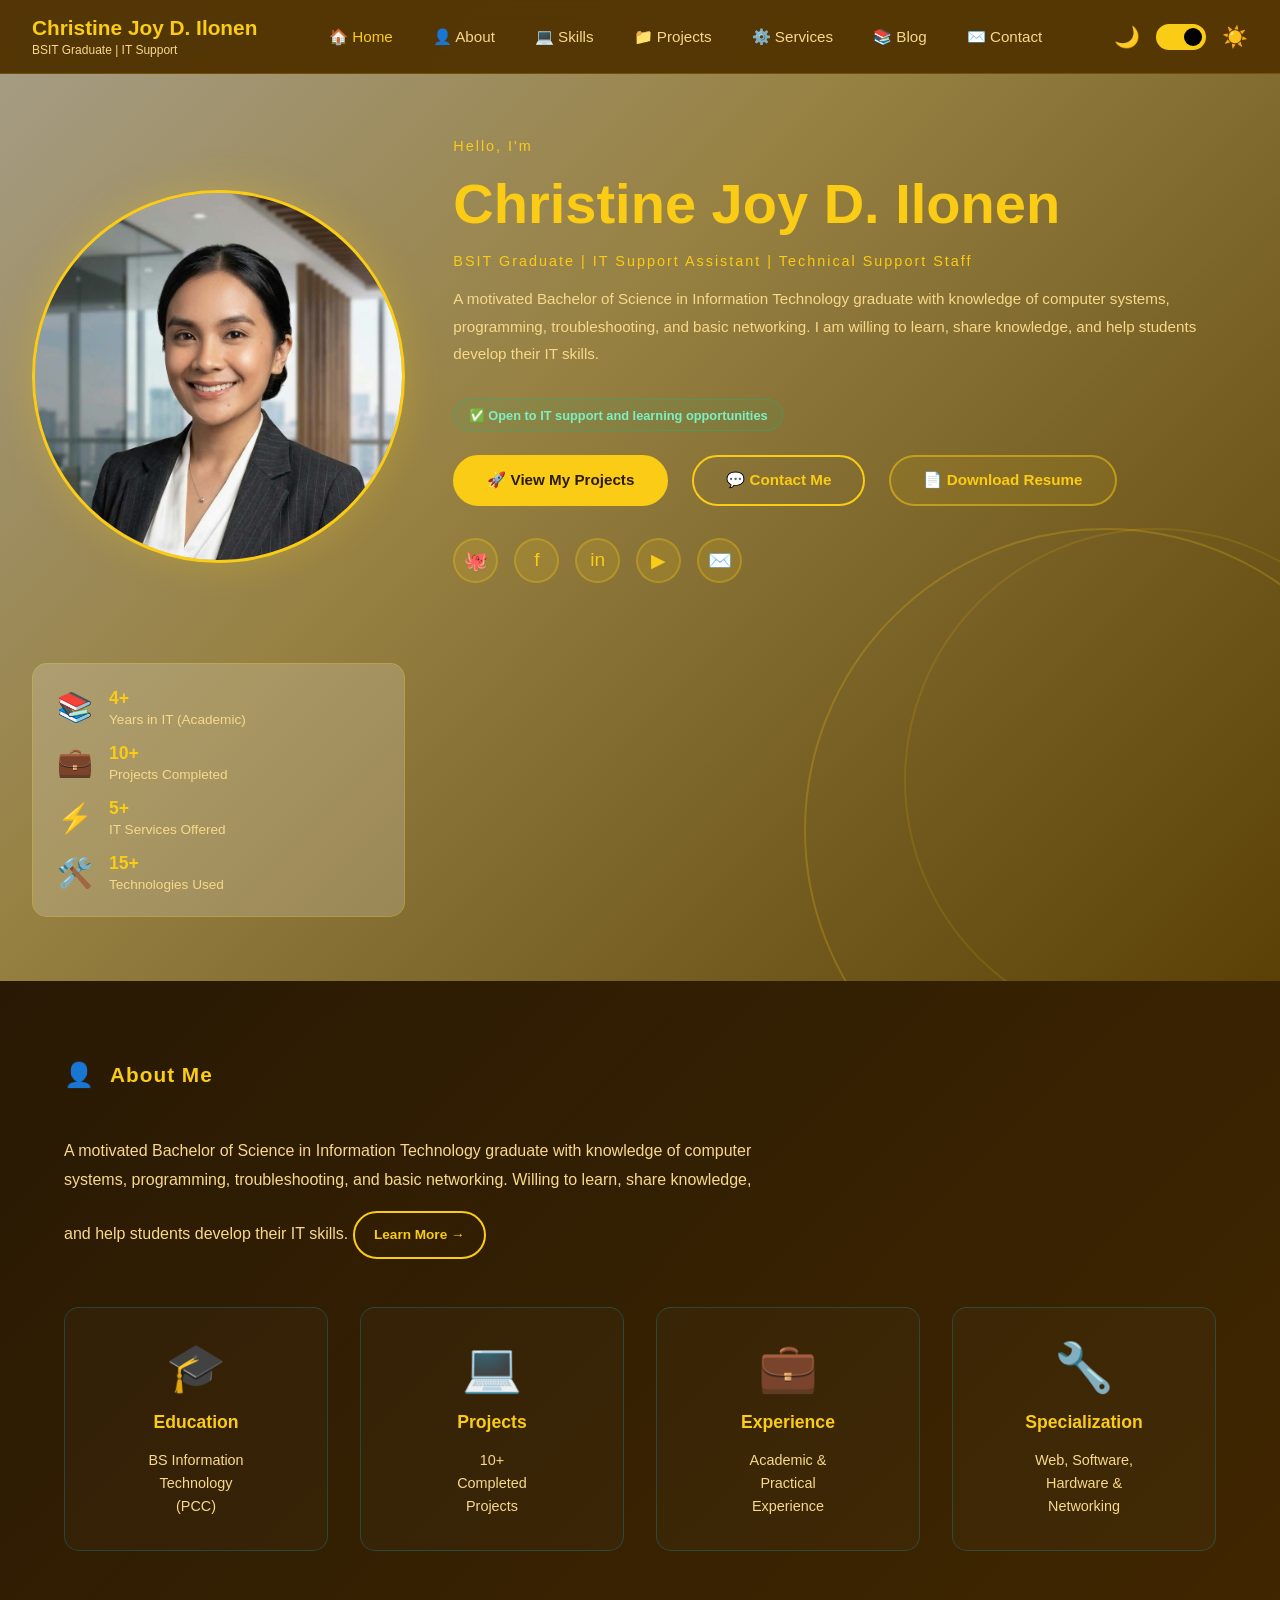
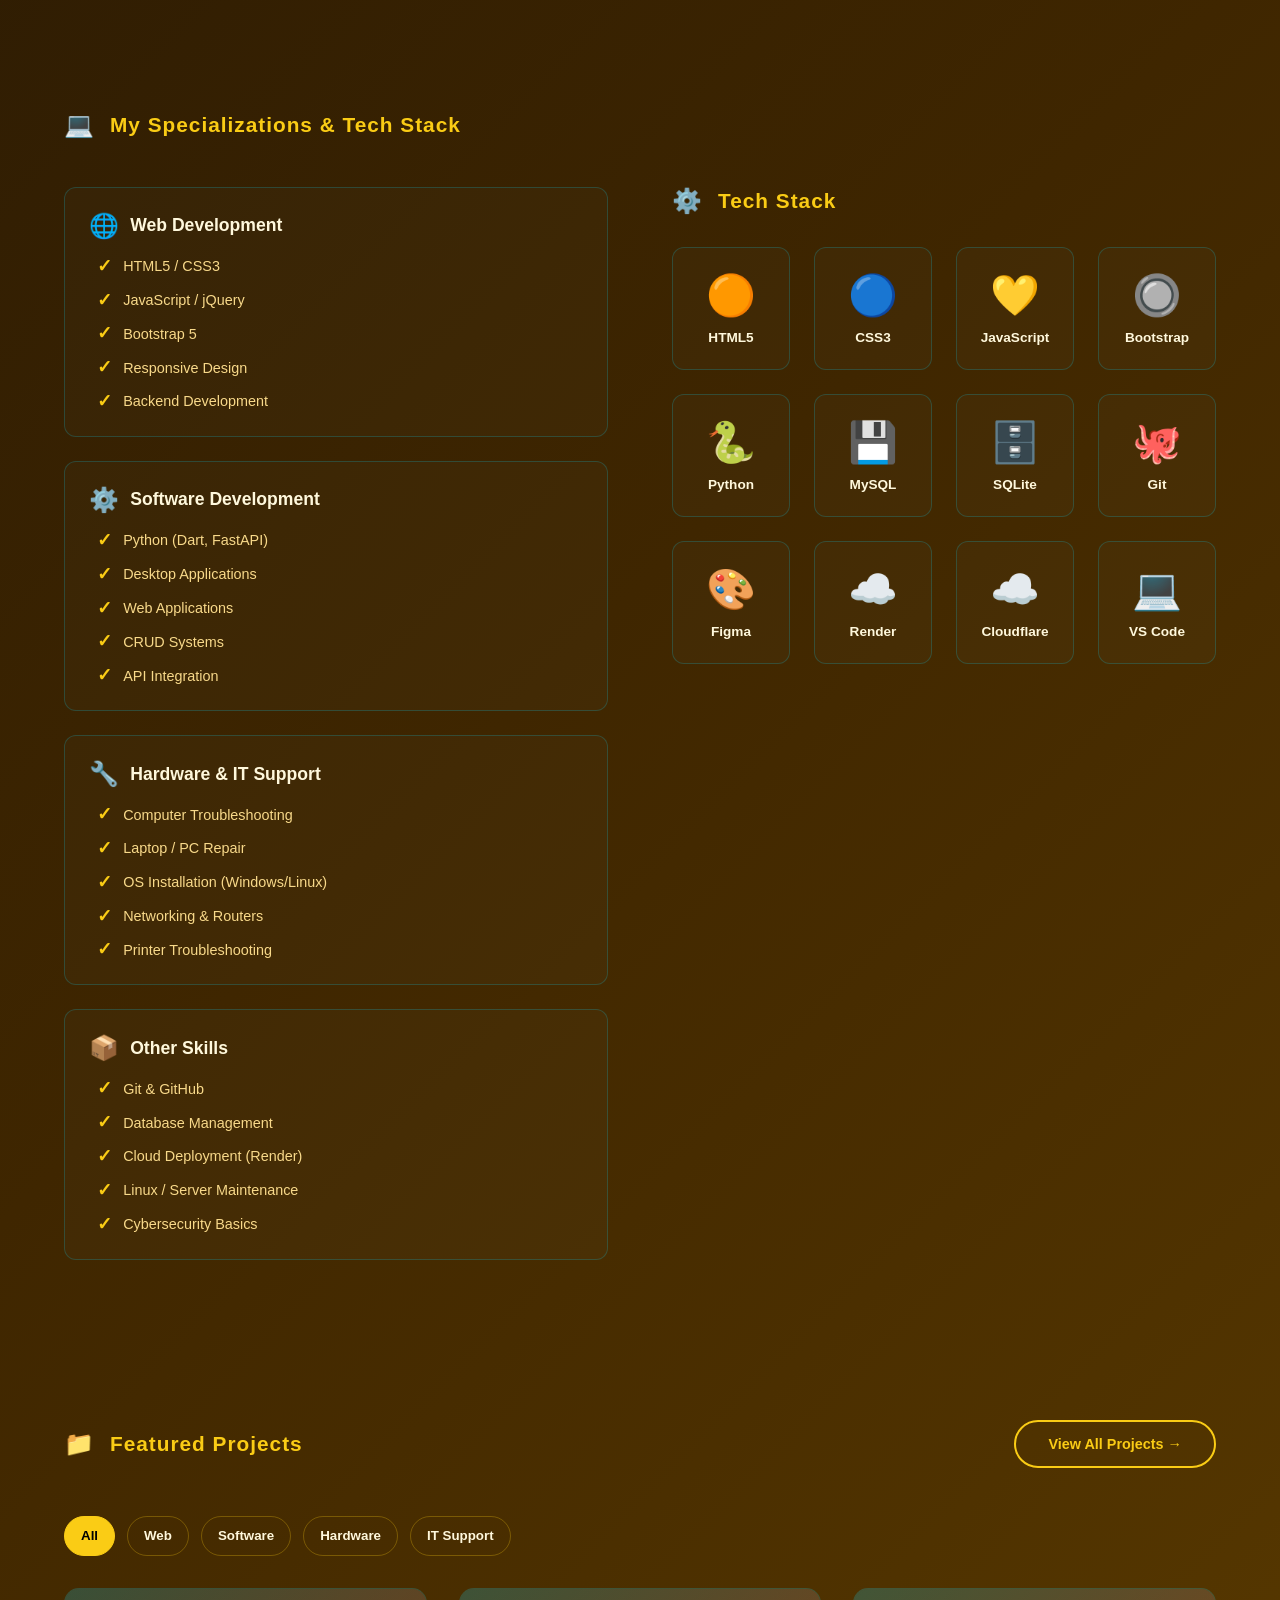
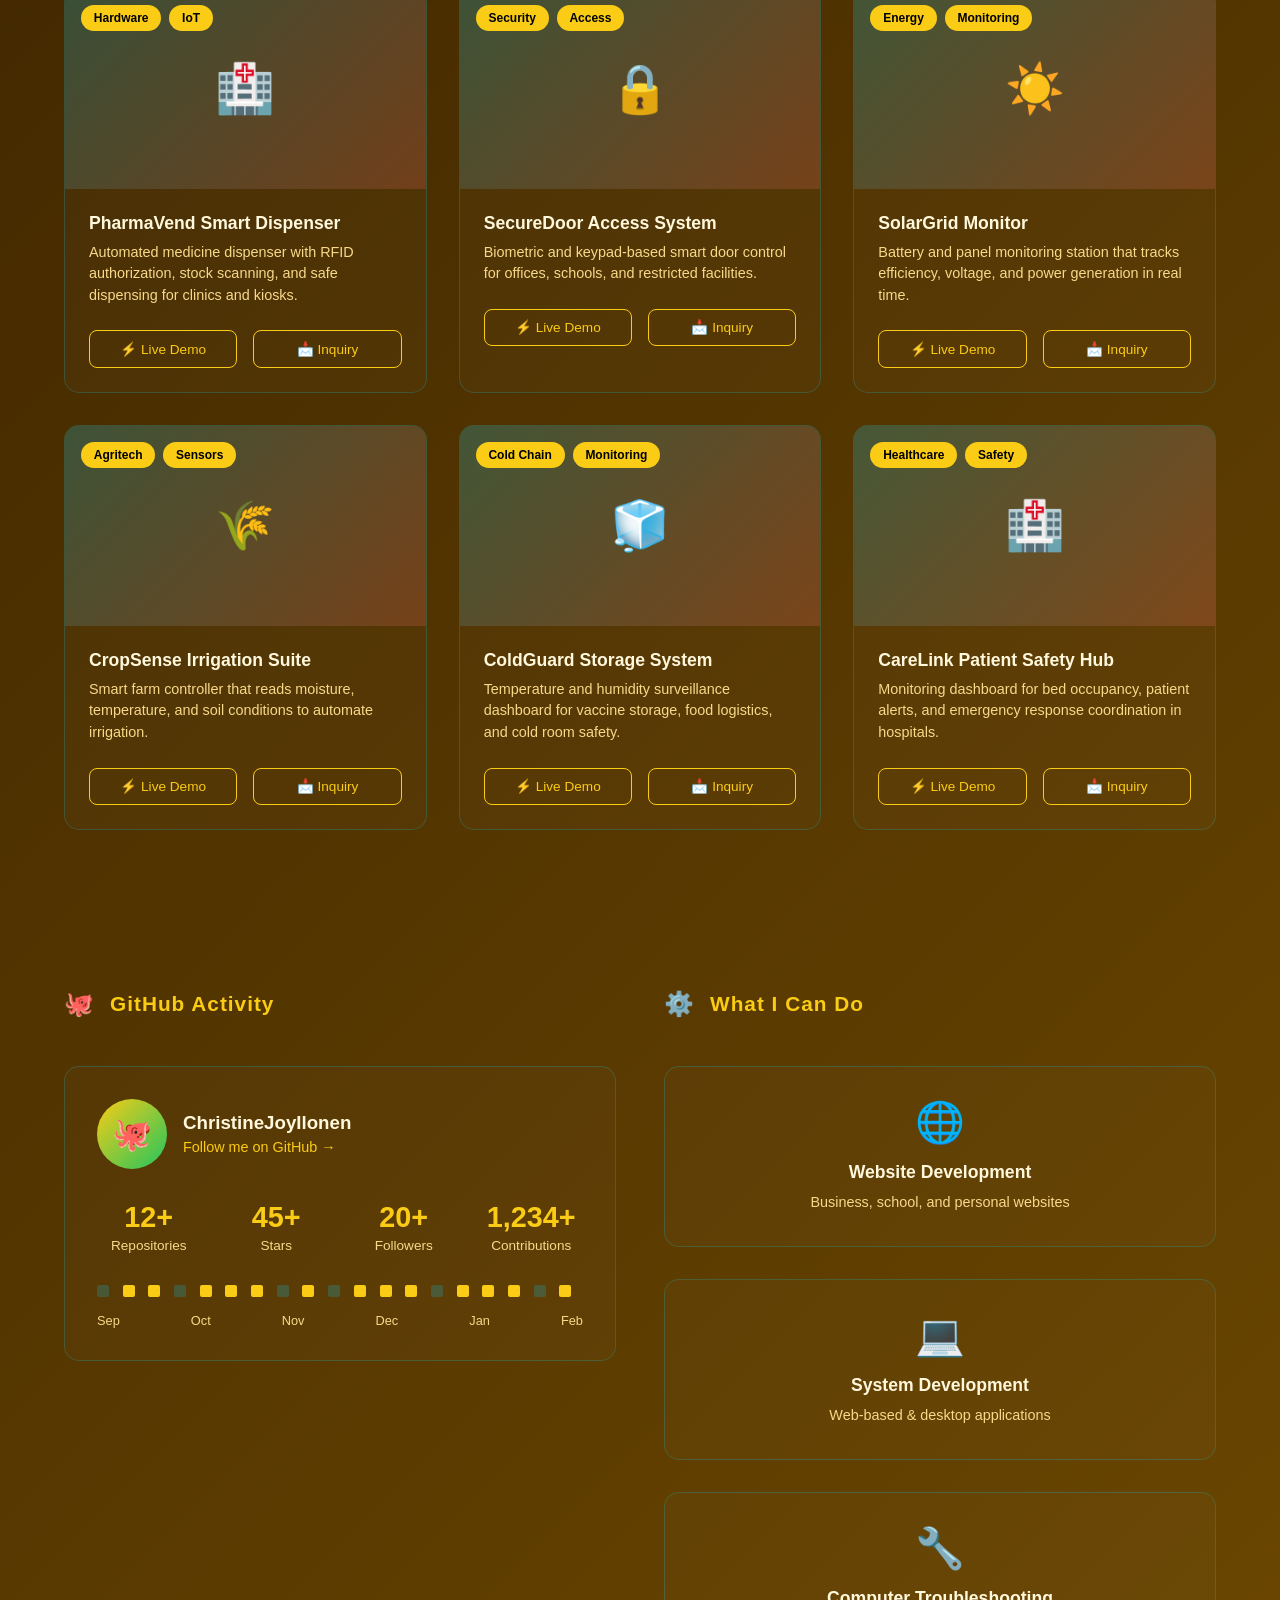
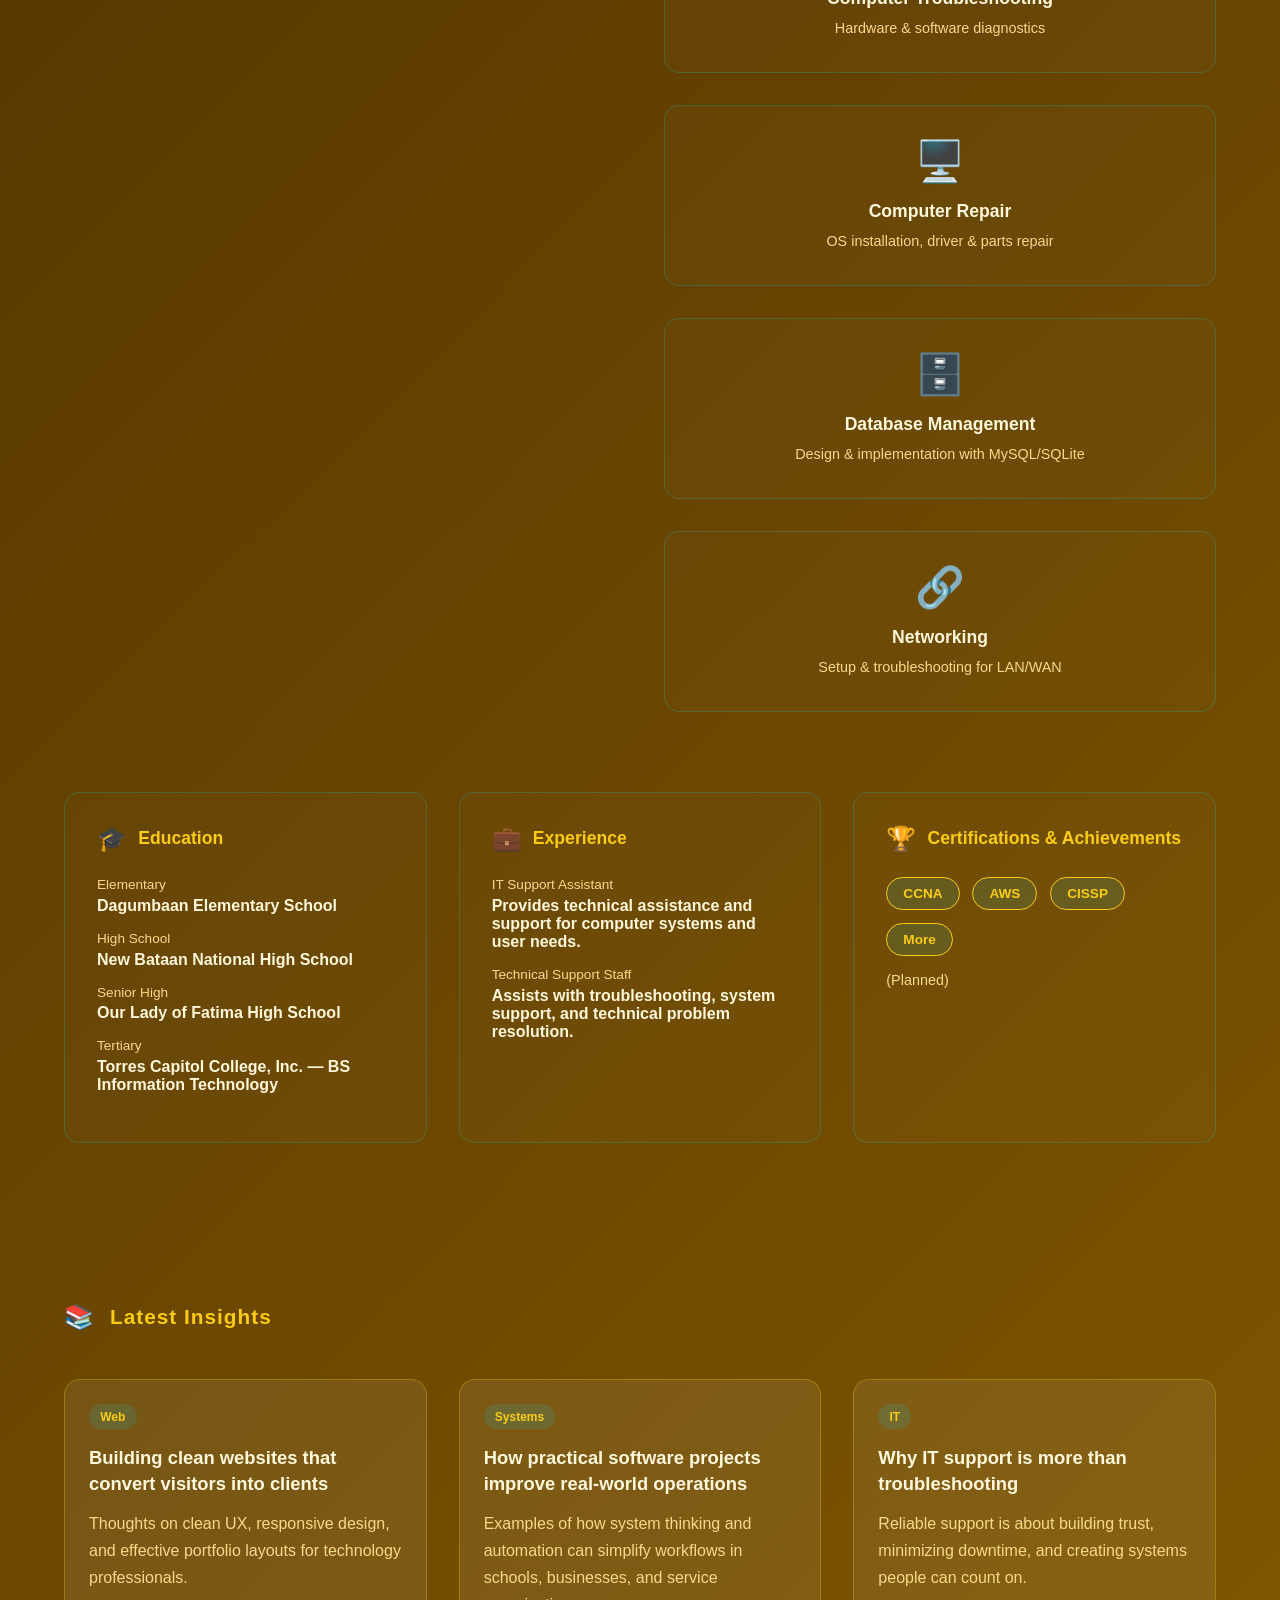
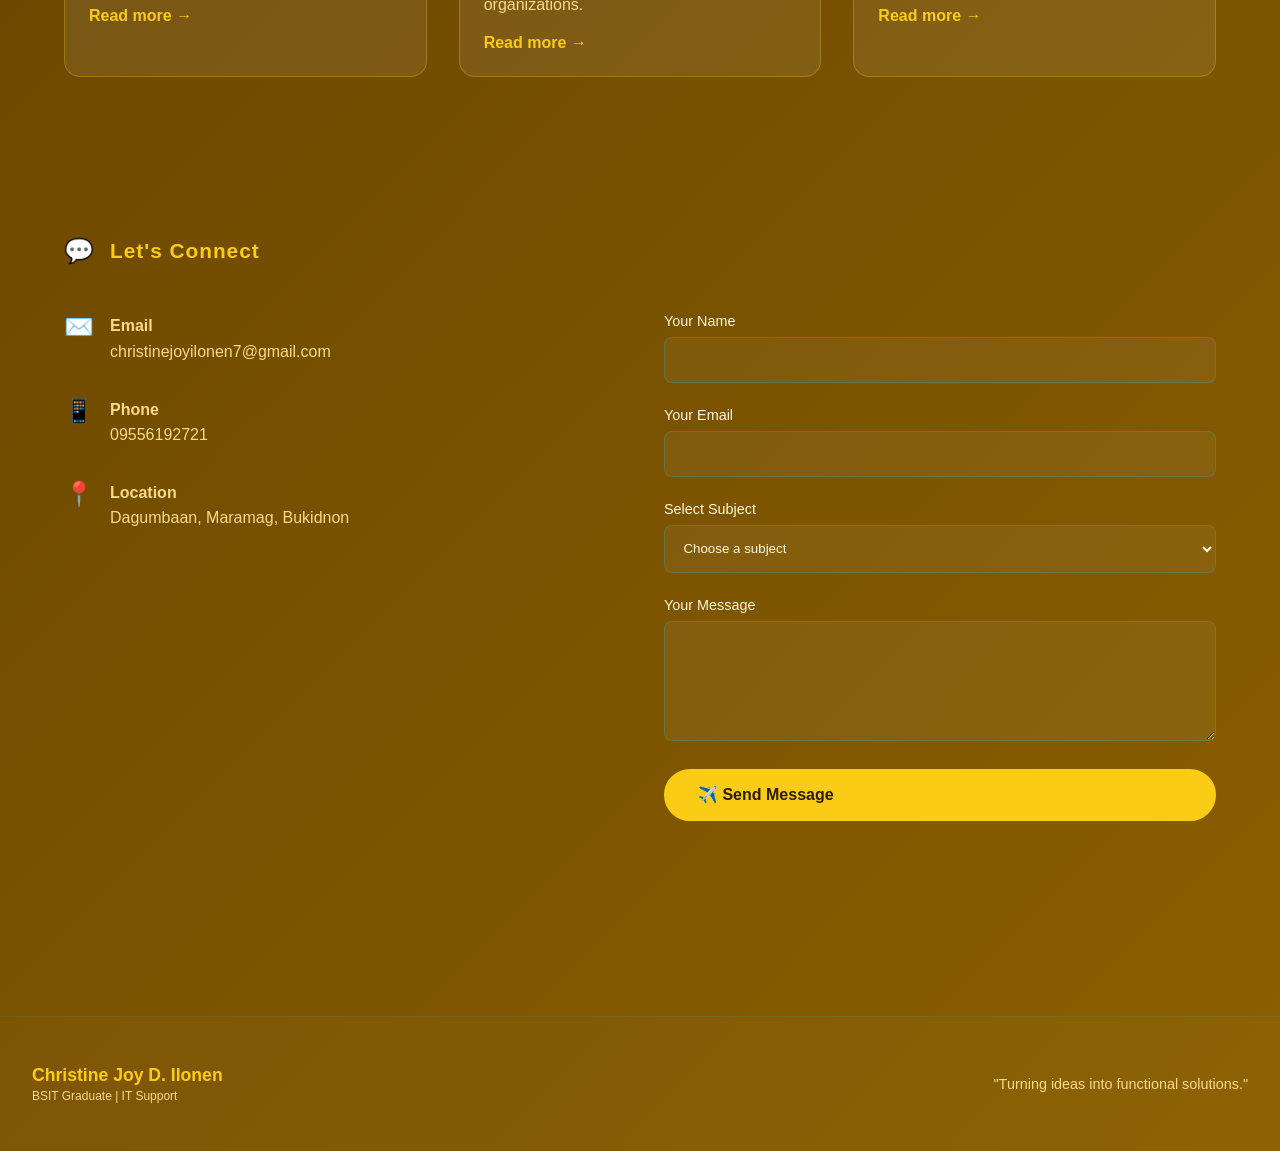
<file: index.html>
<!DOCTYPE html>
<html lang="en">
<head>
    <meta charset="UTF-8">
    <meta name="viewport" content="width=device-width, initial-scale=1.0">
    <meta name="description" content="Christine Joy D. Ilonen is a motivated BSIT graduate with knowledge in computer systems, programming, troubleshooting, and basic networking.">
    <meta name="keywords" content="Christine Joy D. Ilonen, BSIT Graduate, IT Support, Technical Support, Computer Systems, Troubleshooting">
    <meta property="og:title" content="Christine Joy D. Ilonen | BSIT Graduate">
    <meta property="og:description" content="Motivated BSIT graduate with knowledge in computer systems, programming, troubleshooting, and basic networking.">
    <meta property="og:type" content="website">
    <title>Christine Joy D. Ilonen - IT Professional</title>
    <link rel="stylesheet" href="assets/css/style.css">
</head>
<body>
    <!-- Navigation -->
    <nav class="navbar">
        <div class="navbar-container">
            <div class="navbar-logo">
                <div class="navbar-logo-main">Christine Joy D. Ilonen</div>
                <div class="navbar-logo-sub">BSIT Graduate | IT Support</div>
            </div>

            <div class="nav-controls">
                <button class="menu-toggle" type="button" aria-label="Toggle menu" aria-expanded="false">
                    <span></span>
                    <span></span>
                    <span></span>
                </button>

                <ul class="navbar-nav">
                    <li><a href="#home" class="nav-link active">🏠 Home</a></li>
                    <li><a href="#about" class="nav-link">👤 About</a></li>
                    <li><a href="#skills" class="nav-link">💻 Skills</a></li>
                    <li><a href="#projects" class="nav-link">📁 Projects</a></li>
                    <li><a href="#services" class="nav-link">⚙️ Services</a></li>
                    <li><a href="#blog" class="nav-link">📚 Blog</a></li>
                    <li><a href="#contact" class="nav-link">✉️ Contact</a></li>
                </ul>
            </div>

            <div class="theme-controls">
                <span style="font-size: 1.3rem;">🌙</span>
                <div class="toggle-switch active" role="button" tabindex="0" aria-label="Toggle theme">
                    <div class="toggle-slider"></div>
                </div>
                <span style="font-size: 1.3rem;">☀️</span>
            </div>
        </div>
    </nav>

    <!-- Hero Section -->
    <section class="hero" id="home">
        <div class="hero-container">
            <div class="hero-image">
                <div class="hero-image-wrapper">
                    <div class="circular-frame">
                        <div class="hero-glow"></div>
                        <img src="assets/images/Ilonen.jpeg" alt="Christine Joy D. Ilonen profile" class="profile-photo">
                    </div>
                </div>
            </div>

            <div class="hero-content">
                <p class="hero-subtitle">Hello, I'm</p>
                <h1><span class="highlight">Christine Joy D. Ilonen</span></h1>
                <p class="hero-subtitle">BSIT Graduate | IT Support Assistant | Technical Support Staff</p>
                <p class="hero-description">A motivated Bachelor of Science in Information Technology graduate with knowledge of computer systems, programming, troubleshooting, and basic networking. I am willing to learn, share knowledge, and help students develop their IT skills.</p>
                <p class="availability-badge">✅ Open to IT support and learning opportunities</p>
                <div class="hero-buttons">
                    <a href="#projects" class="btn btn-primary">🚀 View My Projects</a>
                    <a href="#contact" class="btn">💬 Contact Me</a>
                    <a href="assets/Christine Joy D. Ilonen - Resume.txt" class="btn btn-secondary" download>📄 Download Resume</a>
                </div>
                <div class="hero-social">
                    <a href="https://github.com/" class="social-icon" title="GitHub" target="_blank" rel="noreferrer">🐙</a>
                    <a href="https://facebook.com/" class="social-icon" title="Facebook" target="_blank" rel="noreferrer">f</a>
                    <a href="https://linkedin.com/" class="social-icon" title="LinkedIn" target="_blank" rel="noreferrer">in</a>
                    <a href="https://youtube.com/" class="social-icon" title="YouTube" target="_blank" rel="noreferrer">▶</a>
                    <a href="mailto:christinejoyilonen7@gmail.com" class="social-icon" title="Email">✉️</a>
                </div>
            </div>

            <div class="hero-stats">
                <div class="stat-item">
                    <div class="stat-icon">📚</div>
                    <div class="stat-content">
                        <h4 class="stat-number" data-target="4">0</h4>
                        <p>Years in IT (Academic)</p>
                    </div>
                </div>
                <div class="stat-item">
                    <div class="stat-icon">💼</div>
                    <div class="stat-content">
                        <h4 class="stat-number" data-target="10">0</h4>
                        <p>Projects Completed</p>
                    </div>
                </div>
                <div class="stat-item">
                    <div class="stat-icon">⚡</div>
                    <div class="stat-content">
                        <h4 class="stat-number" data-target="5">0</h4>
                        <p>IT Services Offered</p>
                    </div>
                </div>
                <div class="stat-item">
                    <div class="stat-icon">🛠️</div>
                    <div class="stat-content">
                        <h4 class="stat-number" data-target="15">0</h4>
                        <p>Technologies Used</p>
                    </div>
                </div>
            </div>
        </div>
    </section>

    <!-- About Section -->
    <section class="section" id="about">
        <div class="container">
            <div class="section-header">
                <span class="section-icon">👤</span>
                <span class="section-title">About Me</span>
            </div>
            <p style="color: var(--text-muted); margin-bottom: 3rem; max-width: 700px; line-height: 1.8;">
                A motivated Bachelor of Science in Information Technology graduate with knowledge of computer systems, programming, troubleshooting, and basic networking. Willing to learn, share knowledge, and help students develop their IT skills.
                <a href="#contact" class="btn" style="display: inline-block; margin-top: 1rem; font-size: 0.85rem; padding: 0.6rem 1.2rem;">Learn More →</a>
            </p>
            <div class="about-grid">
                <div class="about-card fade-in">
                    <div class="about-card-icon">🎓</div>
                    <h3>Education</h3>
                    <p>BS Information<br>Technology<br>(PCC)</p>
                </div>
                <div class="about-card fade-in">
                    <div class="about-card-icon">💻</div>
                    <h3>Projects</h3>
                    <p>10+<br>Completed<br>Projects</p>
                </div>
                <div class="about-card fade-in">
                    <div class="about-card-icon">💼</div>
                    <h3>Experience</h3>
                    <p>Academic &<br>Practical<br>Experience</p>
                </div>
                <div class="about-card fade-in">
                    <div class="about-card-icon">🔧</div>
                    <h3>Specialization</h3>
                    <p>Web, Software,<br>Hardware &<br>Networking</p>
                </div>
            </div>
        </div>
    </section>

    <!-- Specializations & Tech Stack -->
    <section class="section" id="skills">
        <div class="container">
            <div class="section-header">
                <span class="section-icon">💻</span>
                <span class="section-title">My Specializations & Tech Stack</span>
            </div>
            <div class="spec-wrapper">
                <div class="spec-list">
                    <div class="spec-category fade-in">
                        <h4><span class="spec-category-icon">🌐</span> Web Development</h4>
                        <ul class="spec-list-items">
                            <li>HTML5 / CSS3</li>
                            <li>JavaScript / jQuery</li>
                            <li>Bootstrap 5</li>
                            <li>Responsive Design</li>
                            <li>Backend Development</li>
                        </ul>
                    </div>
                    <div class="spec-category fade-in">
                        <h4><span class="spec-category-icon">⚙️</span> Software Development</h4>
                        <ul class="spec-list-items">
                            <li>Python (Dart, FastAPI)</li>
                            <li>Desktop Applications</li>
                            <li>Web Applications</li>
                            <li>CRUD Systems</li>
                            <li>API Integration</li>
                        </ul>
                    </div>
                    <div class="spec-category fade-in">
                        <h4><span class="spec-category-icon">🔧</span> Hardware & IT Support</h4>
                        <ul class="spec-list-items">
                            <li>Computer Troubleshooting</li>
                            <li>Laptop / PC Repair</li>
                            <li>OS Installation (Windows/Linux)</li>
                            <li>Networking & Routers</li>
                            <li>Printer Troubleshooting</li>
                        </ul>
                    </div>
                    <div class="spec-category fade-in">
                        <h4><span class="spec-category-icon">📦</span> Other Skills</h4>
                        <ul class="spec-list-items">
                            <li>Git & GitHub</li>
                            <li>Database Management</li>
                            <li>Cloud Deployment (Render)</li>
                            <li>Linux / Server Maintenance</li>
                            <li>Cybersecurity Basics</li>
                        </ul>
                    </div>
                </div>

                <div>
                    <div style="display: flex; align-items: center; gap: 1rem; margin-bottom: 2rem;">
                        <span style="font-size: 1.5rem;">⚙️</span>
                        <h3 class="section-title">Tech Stack</h3>
                    </div>
                    <div class="tech-stack">
                        <div class="tech-item fade-in">
                            <div class="tech-icon">🟠</div>
                            <div class="tech-name">HTML5</div>
                        </div>
                        <div class="tech-item fade-in">
                            <div class="tech-icon">🔵</div>
                            <div class="tech-name">CSS3</div>
                        </div>
                        <div class="tech-item fade-in">
                            <div class="tech-icon">💛</div>
                            <div class="tech-name">JavaScript</div>
                        </div>
                        <div class="tech-item fade-in">
                            <div class="tech-icon">🔘</div>
                            <div class="tech-name">Bootstrap</div>
                        </div>
                        <div class="tech-item fade-in">
                            <div class="tech-icon">🐍</div>
                            <div class="tech-name">Python</div>
                        </div>
                        <div class="tech-item fade-in">
                            <div class="tech-icon">💾</div>
                            <div class="tech-name">MySQL</div>
                        </div>
                        <div class="tech-item fade-in">
                            <div class="tech-icon">🗄️</div>
                            <div class="tech-name">SQLite</div>
                        </div>
                        <div class="tech-item fade-in">
                            <div class="tech-icon">🐙</div>
                            <div class="tech-name">Git</div>
                        </div>
                        <div class="tech-item fade-in">
                            <div class="tech-icon">🎨</div>
                            <div class="tech-name">Figma</div>
                        </div>
                        <div class="tech-item fade-in">
                            <div class="tech-icon">☁️</div>
                            <div class="tech-name">Render</div>
                        </div>
                        <div class="tech-item fade-in">
                            <div class="tech-icon">☁️</div>
                            <div class="tech-name">Cloudflare</div>
                        </div>
                        <div class="tech-item fade-in">
                            <div class="tech-icon">💻</div>
                            <div class="tech-name">VS Code</div>
                        </div>
                    </div>
                </div>
            </div>
        </div>
    </section>

    <!-- Featured Projects -->
    <section class="section" id="projects">
        <div class="container">
            <div style="display: flex; justify-content: space-between; align-items: center; margin-bottom: 3rem; gap: 1rem; flex-wrap: wrap;">
                <div class="section-header" style="margin-bottom: 0;">
                    <span class="section-icon">📁</span>
                    <span class="section-title">Featured Projects</span>
                </div>
                <a href="#projects" class="btn" style="font-size: 0.9rem;">View All Projects →</a>
            </div>

            <div class="project-filters">
                <button class="filter-btn active" data-filter="all" type="button">All</button>
                <button class="filter-btn" data-filter="web" type="button">Web</button>
                <button class="filter-btn" data-filter="software" type="button">Software</button>
                <button class="filter-btn" data-filter="hardware" type="button">Hardware</button>
                <button class="filter-btn" data-filter="it" type="button">IT Support</button>
            </div>

            <div class="projects-grid">
                <div class="project-card fade-in" data-category="hardware">
                    <div class="project-image">
                        <div class="project-tags">
                            <span class="project-tag">Hardware</span>
                            <span class="project-tag">IoT</span>
                        </div>
                        🏥
                    </div>
                    <div class="project-content">
                        <div class="project-title">PharmaVend Smart Dispenser</div>
                        <p class="project-description">Automated medicine dispenser with RFID authorization, stock scanning, and safe dispensing for clinics and kiosks.</p>
                        <div class="project-links">
                            <a href="projects/pharmavend-demo.html" target="_blank" rel="noreferrer">⚡ Live Demo</a>
                            <a href="mailto:christinejoyilonen7@gmail.com?subject=PharmaVend%20Project%20Inquiry" target="_blank" rel="noreferrer">📩 Inquiry</a>
                        </div>
                    </div>
                </div>

                <div class="project-card fade-in" data-category="hardware">
                    <div class="project-image">
                        <div class="project-tags">
                            <span class="project-tag">Security</span>
                            <span class="project-tag">Access</span>
                        </div>
                        🔒
                    </div>
                    <div class="project-content">
                        <div class="project-title">SecureDoor Access System</div>
                        <p class="project-description">Biometric and keypad-based smart door control for offices, schools, and restricted facilities.</p>
                        <div class="project-links">
                            <a href="projects/accessdoor-demo.html" target="_blank" rel="noreferrer">⚡ Live Demo</a>
                            <a href="mailto:christinejoyilonen7@gmail.com?subject=SecureDoor%20Project%20Inquiry" target="_blank" rel="noreferrer">📩 Inquiry</a>
                        </div>
                    </div>
                </div>

                <div class="project-card fade-in" data-category="hardware">
                    <div class="project-image">
                        <div class="project-tags">
                            <span class="project-tag">Energy</span>
                            <span class="project-tag">Monitoring</span>
                        </div>
                        ☀️
                    </div>
                    <div class="project-content">
                        <div class="project-title">SolarGrid Monitor</div>
                        <p class="project-description">Battery and panel monitoring station that tracks efficiency, voltage, and power generation in real time.</p>
                        <div class="project-links">
                            <a href="projects/solargrid-demo.html" target="_blank" rel="noreferrer">⚡ Live Demo</a>
                            <a href="mailto:christinejoyilonen7@gmail.com?subject=SolarGrid%20Project%20Inquiry" target="_blank" rel="noreferrer">📩 Inquiry</a>
                        </div>
                    </div>
                </div>

                <div class="project-card fade-in" data-category="hardware">
                    <div class="project-image">
                        <div class="project-tags">
                            <span class="project-tag">Agritech</span>
                            <span class="project-tag">Sensors</span>
                        </div>
                        🌾
                    </div>
                    <div class="project-content">
                        <div class="project-title">CropSense Irrigation Suite</div>
                        <p class="project-description">Smart farm controller that reads moisture, temperature, and soil conditions to automate irrigation.</p>
                        <div class="project-links">
                            <a href="projects/cropsense-demo.html" target="_blank" rel="noreferrer">⚡ Live Demo</a>
                            <a href="mailto:christinejoyilonen7@gmail.com?subject=CropSense%20Project%20Inquiry" target="_blank" rel="noreferrer">📩 Inquiry</a>
                        </div>
                    </div>
                </div>

                <div class="project-card fade-in" data-category="hardware">
                    <div class="project-image">
                        <div class="project-tags">
                            <span class="project-tag">Cold Chain</span>
                            <span class="project-tag">Monitoring</span>
                        </div>
                        🧊
                    </div>
                    <div class="project-content">
                        <div class="project-title">ColdGuard Storage System</div>
                        <p class="project-description">Temperature and humidity surveillance dashboard for vaccine storage, food logistics, and cold room safety.</p>
                        <div class="project-links">
                            <a href="projects/coldguard-demo.html" target="_blank" rel="noreferrer">⚡ Live Demo</a>
                            <a href="mailto:christinejoyilonen7@gmail.com?subject=ColdGuard%20Project%20Inquiry" target="_blank" rel="noreferrer">📩 Inquiry</a>
                        </div>
                    </div>
                </div>

                <div class="project-card fade-in" data-category="hardware">
                    <div class="project-image">
                        <div class="project-tags">
                            <span class="project-tag">Healthcare</span>
                            <span class="project-tag">Safety</span>
                        </div>
                        🏥
                    </div>
                    <div class="project-content">
                        <div class="project-title">CareLink Patient Safety Hub</div>
                        <p class="project-description">Monitoring dashboard for bed occupancy, patient alerts, and emergency response coordination in hospitals.</p>
                        <div class="project-links">
                            <a href="projects/carelink-demo.html" target="_blank" rel="noreferrer">⚡ Live Demo</a>
                            <a href="mailto:christinejoyilonen7@gmail.com?subject=CareLink%20Project%20Inquiry" target="_blank" rel="noreferrer">📩 Inquiry</a>
                        </div>
                    </div>
                </div>
            </div>
        </div>
    </section>

    <!-- GitHub Activity & Services -->
    <section class="section" id="services">
        <div class="container">
            <div style="display: grid; grid-template-columns: 1fr 1fr; gap: 3rem; margin-bottom: 5rem;">
                <div>
                    <div class="section-header">
                        <span class="section-icon">🐙</span>
                        <span class="section-title">GitHub Activity</span>
                    </div>
                    <div class="github-card fade-in">
                        <div class="github-header">
                            <div class="github-avatar">🐙</div>
                            <div class="github-info">
                                <h3>ChristineJoyIlonen</h3>
                                <p>Follow me on GitHub →</p>
                            </div>
                        </div>
                        <div class="github-stats">
                            <div class="github-stat">
                                <div class="github-stat-number">12+</div>
                                <div class="github-stat-label">Repositories</div>
                            </div>
                            <div class="github-stat">
                                <div class="github-stat-number">45+</div>
                                <div class="github-stat-label">Stars</div>
                            </div>
                            <div class="github-stat">
                                <div class="github-stat-number">20+</div>
                                <div class="github-stat-label">Followers</div>
                            </div>
                            <div class="github-stat">
                                <div class="github-stat-number">1,234+</div>
                                <div class="github-stat-label">Contributions</div>
                            </div>
                        </div>
                        <div style="display: grid; grid-template-columns: repeat(12, 1fr); gap: 4px;">
                            <div class="contribution-graph" style="grid-column: 1 / -1;">
                                <div class="contribution-box"></div>
                                <div class="contribution-box active"></div>
                                <div class="contribution-box active"></div>
                                <div class="contribution-box"></div>
                                <div class="contribution-box active"></div>
                                <div class="contribution-box active"></div>
                                <div class="contribution-box active"></div>
                                <div class="contribution-box"></div>
                                <div class="contribution-box active"></div>
                                <div class="contribution-box"></div>
                                <div class="contribution-box active"></div>
                                <div class="contribution-box active"></div>
                                <div class="contribution-box active"></div>
                                <div class="contribution-box"></div>
                                <div class="contribution-box active"></div>
                                <div class="contribution-box active"></div>
                                <div class="contribution-box active"></div>
                                <div class="contribution-box"></div>
                                <div class="contribution-box active"></div>
                            </div>
                        </div>
                        <div style="display: flex; justify-content: space-between; margin-top: 1rem; color: var(--text-muted); font-size: 0.8rem;">
                            <span>Sep</span>
                            <span>Oct</span>
                            <span>Nov</span>
                            <span>Dec</span>
                            <span>Jan</span>
                            <span>Feb</span>
                        </div>
                    </div>
                </div>

                <div>
                    <div class="section-header">
                        <span class="section-icon">⚙️</span>
                        <span class="section-title">What I Can Do</span>
                    </div>
                    <div class="services-grid" style="grid-template-columns: 1fr;">
                        <div class="service-card fade-in">
                            <div class="service-icon">🌐</div>
                            <div class="service-title">Website Development</div>
                            <p class="service-description">Business, school, and personal websites</p>
                        </div>
                        <div class="service-card fade-in">
                            <div class="service-icon">💻</div>
                            <div class="service-title">System Development</div>
                            <p class="service-description">Web-based & desktop applications</p>
                        </div>
                        <div class="service-card fade-in">
                            <div class="service-icon">🔧</div>
                            <div class="service-title">Computer Troubleshooting</div>
                            <p class="service-description">Hardware & software diagnostics</p>
                        </div>
                        <div class="service-card fade-in">
                            <div class="service-icon">🖥️</div>
                            <div class="service-title">Computer Repair</div>
                            <p class="service-description">OS installation, driver & parts repair</p>
                        </div>
                        <div class="service-card fade-in">
                            <div class="service-icon">🗄️</div>
                            <div class="service-title">Database Management</div>
                            <p class="service-description">Design & implementation with MySQL/SQLite</p>
                        </div>
                        <div class="service-card fade-in">
                            <div class="service-icon">🔗</div>
                            <div class="service-title">Networking</div>
                            <p class="service-description">Setup & troubleshooting for LAN/WAN</p>
                        </div>
                    </div>
                </div>
            </div>

            <!-- Education, Experience, Certifications -->
            <div class="info-grid">
                <div class="info-card fade-in">
                    <h3><span class="info-card-icon">🎓</span> Education</h3>
                    <div class="info-item">
                        <div class="info-label">Elementary</div>
                        <div class="info-value">Dagumbaan Elementary School</div>
                    </div>
                    <div class="info-item">
                        <div class="info-label">High School</div>
                        <div class="info-value">New Bataan National High School</div>
                    </div>
                    <div class="info-item">
                        <div class="info-label">Senior High</div>
                        <div class="info-value">Our Lady of Fatima High School</div>
                    </div>
                    <div class="info-item">
                        <div class="info-label">Tertiary</div>
                        <div class="info-value">Torres Capitol College, Inc. — BS Information Technology</div>
                    </div>
                </div>

                <div class="info-card fade-in">
                    <h3><span class="info-card-icon">💼</span> Experience</h3>
                    <div class="info-item">
                        <div class="info-label">IT Support Assistant</div>
                        <div class="info-value">Provides technical assistance and support for computer systems and user needs.</div>
                    </div>
                    <div class="info-item">
                        <div class="info-label">Technical Support Staff</div>
                        <div class="info-value">Assists with troubleshooting, system support, and technical problem resolution.</div>
                    </div>
                </div>

                <div class="info-card fade-in">
                    <h3><span class="info-card-icon">🏆</span> Certifications & Achievements</h3>
                    <div class="cert-tags">
                        <div class="cert-tag">CCNA</div>
                        <div class="cert-tag">AWS</div>
                        <div class="cert-tag">CISSP</div>
                        <div class="cert-tag">More</div>
                    </div>
                    <p style="color: var(--text-muted); font-size: 0.9rem; margin-top: 1rem;">(Planned)</p>
                </div>
            </div>
        </div>
    </section>

    <section class="section" id="blog">
        <div class="container">
            <div class="section-header">
                <span class="section-icon">📚</span>
                <span class="section-title">Latest Insights</span>
            </div>

            <div class="blog-grid">
                <article class="blog-card fade-in">
                    <div class="blog-badge">Web</div>
                    <h3>Building clean websites that convert visitors into clients</h3>
                    <p>Thoughts on clean UX, responsive design, and effective portfolio layouts for technology professionals.</p>
                    <a href="#">Read more →</a>
                </article>

                <article class="blog-card fade-in">
                    <div class="blog-badge">Systems</div>
                    <h3>How practical software projects improve real-world operations</h3>
                    <p>Examples of how system thinking and automation can simplify workflows in schools, businesses, and service organizations.</p>
                    <a href="#">Read more →</a>
                </article>

                <article class="blog-card fade-in">
                    <div class="blog-badge">IT</div>
                    <h3>Why IT support is more than troubleshooting</h3>
                    <p>Reliable support is about building trust, minimizing downtime, and creating systems people can count on.</p>
                    <a href="#">Read more →</a>
                </article>
            </div>
        </div>
    </section>

    <!-- Contact Section -->
    <section class="section" id="contact">
        <div class="container">
            <div class="section-header">
                <span class="section-icon">💬</span>
                <span class="section-title">Let's Connect</span>
            </div>
            <div class="contact-wrapper">
                <div class="contact-info">
                    <div class="contact-item">
                        <div class="contact-icon">✉️</div>
                        <div>
                            <p><strong>Email</strong></p>
                            <p>christinejoyilonen7@gmail.com</p>
                        </div>
                    </div>
                    <div class="contact-item">
                        <div class="contact-icon">📱</div>
                        <div>
                            <p><strong>Phone</strong></p>
                            <p>09556192721</p>
                        </div>
                    </div>
                    <div class="contact-item">
                        <div class="contact-icon">📍</div>
                        <div>
                            <p><strong>Location</strong></p>
                            <p>Dagumbaan, Maramag, Bukidnon</p>
                        </div>
                    </div>
                </div>

                <form id="contactForm" class="contact-form" data-service="mailto">
                    <div class="form-group">
                        <label for="name">Your Name</label>
                        <input type="text" id="name" name="name" required>
                    </div>

                    <div class="form-group">
                        <label for="email">Your Email</label>
                        <input type="email" id="email" name="email" required>
                    </div>

                    <div class="form-group">
                        <label for="subject">Select Subject</label>
                        <select id="subject" name="subject" required>
                            <option value="">Choose a subject</option>
                            <option value="Web Development">Web Development</option>
                            <option value="Software Development">Software Development</option>
                            <option value="IT Support">IT Support</option>
                            <option value="Other">Other</option>
                        </select>
                    </div>

                    <div class="form-group">
                        <label for="message">Your Message</label>
                        <textarea id="message" name="message" required></textarea>
                    </div>

                    <button type="submit" class="btn btn-primary" style="width: 100%; font-size: 1rem;">✈️ Send Message</button>
                    <p id="form-status" class="form-status" aria-live="polite"></p>
                </form>
            </div>
        </div>
    </section>

    <!-- Footer -->
    <footer>
        <div class="footer-container">
            <div class="footer-logo">
                <div class="footer-logo-main">Christine Joy D. Ilonen</div>
                <div class="footer-logo-sub">BSIT Graduate | IT Support</div>
            </div>
            <div class="footer-tagline">
                <p>"Turning ideas into functional solutions."</p>
            </div>
        </div>
    </footer>

    <script src="assets/js/script.js"></script>
</body>
</html>
</file>
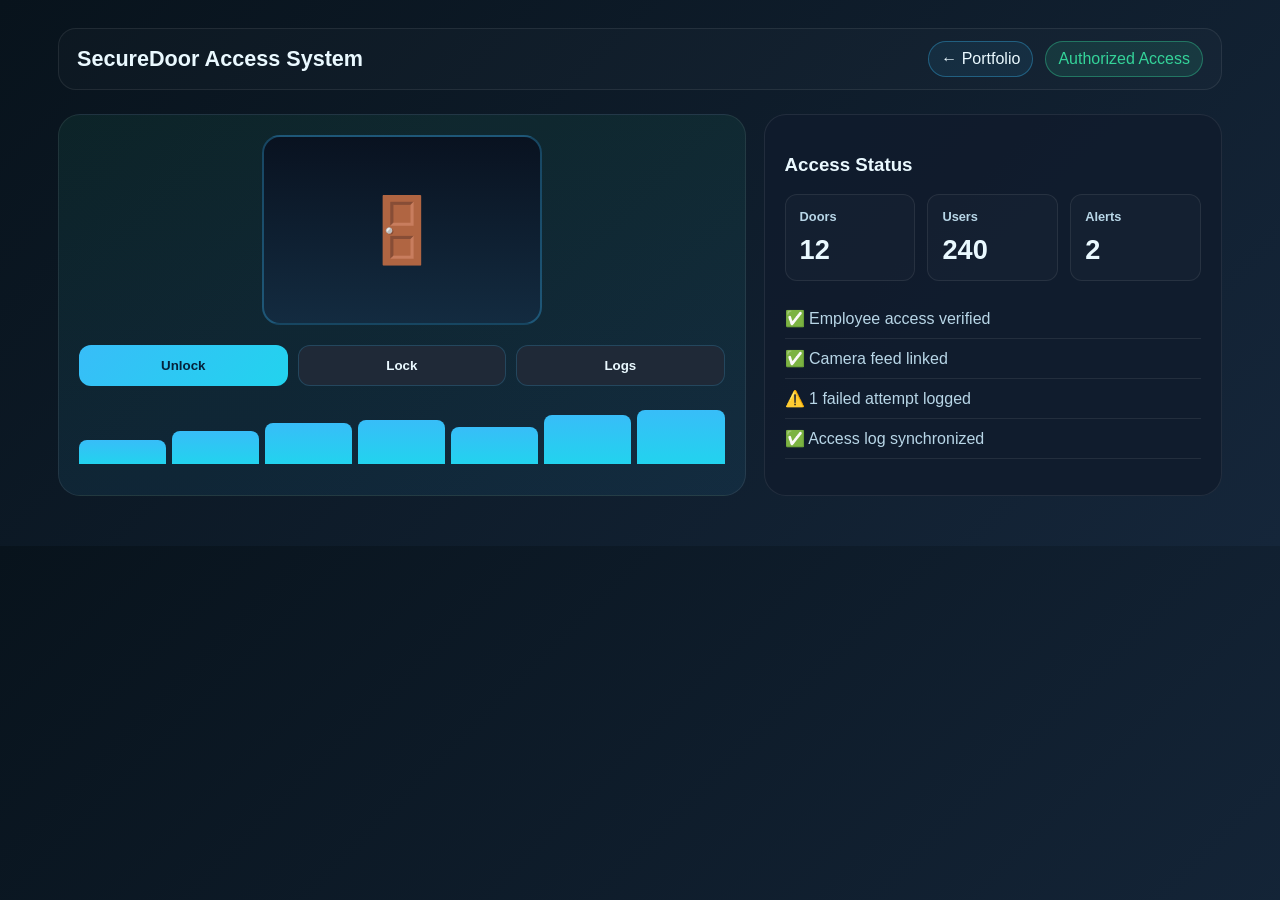
<file: projects/accessdoor-demo.html>
<!DOCTYPE html>
<html lang="en">
<head>
  <meta charset="UTF-8" />
  <meta name="viewport" content="width=device-width, initial-scale=1.0" />
  <title>SecureDoor Access System Demo</title>
  <style>
    :root { --bg:#0a1220; --panel:#101c2d; --accent:#38bdf8; --accent-2:#22d3ee; --success:#34d399; --text:#eaf9ff; --muted:#b8d6e7; --line: rgba(255,255,255,.08); }
    * { box-sizing: border-box; }
    body { margin: 0; font-family: 'Segoe UI', Arial, sans-serif; background: linear-gradient(135deg, #08131c, #15263a); color: var(--text); }
    .wrap { max-width: 1200px; margin: 0 auto; padding: 28px 18px 50px; }
    .topbar { display:flex; justify-content:space-between; align-items:center; gap:12px; margin-bottom:24px; padding: 12px 18px; border-radius: 18px; border: 1px solid var(--line); background: rgba(255,255,255,.02); }
    .brand { font-size:1.35rem; font-weight:700; }
    .nav-link { color: var(--text); text-decoration:none; border: 1px solid rgba(56,189,248,.35); padding: 8px 12px; border-radius: 999px; background: rgba(56,189,248,.08); }
    .badge { background: rgba(52,211,153,.12); border: 1px solid rgba(52,211,153,.4); color: var(--success); border-radius: 999px; padding: 8px 12px; }
    .grid { display: grid; grid-template-columns: 1.2fr 0.8fr; gap: 18px; }
    .panel { background: rgba(16,28,45,.94); border: 1px solid var(--line); border-radius: 22px; padding: 20px; }
    .door { background: linear-gradient(180deg, rgba(52,211,153,0.08), rgba(56,189,248,0.08)); }
    .door-box { width: 100%; max-width: 280px; height: 190px; margin: 0 auto 20px; border-radius: 18px; background: linear-gradient(180deg, #091220, #132b40); border: 2px solid rgba(56,189,248,.3); display:flex; align-items:center; justify-content:center; font-size:4rem; }
    .button-row { display: grid; grid-template-columns: repeat(3, 1fr); gap: 10px; }
    .btn { border: none; border-radius: 12px; padding: 12px; font-weight: 700; cursor: pointer; }
    .btn.primary { background: linear-gradient(135deg, #38bdf8, #22d3ee); color: #06223a; }
    .btn.secondary { background: #1f2937; color: var(--text); border: 1px solid rgba(56,189,248,.2); }
    .stats { display: grid; grid-template-columns: repeat(3, 1fr); gap: 12px; margin-top: 18px; }
    .stat { background: rgba(255,255,255,.02); border:1px solid var(--line); border-radius: 12px; padding:14px; }
    .stat h4 { margin: 0 0 10px; color: var(--muted); font-size: 0.8rem; }
    .stat strong { font-size:1.7rem; }
    ul { list-style:none; padding:0; margin-top:18px; }
    ul li { padding:10px 0; border-bottom:1px solid var(--line); color: var(--muted); }
    .spark { display:flex; gap:6px; align-items:flex-end; height: 60px; margin-top:18px; }
    .spark span { background: linear-gradient(180deg, var(--accent), var(--accent-2)); display:block; width: 14%; border-radius: 8px 8px 0 0; }
    @media (max-width: 820px) { .grid { grid-template-columns:1fr; } .stats { grid-template-columns:1fr; } .button-row { grid-template-columns:1fr; } }
  </style>
</head>
<body>
  <div class="wrap">
    <div class="topbar">
      <div class="brand">SecureDoor Access System</div>
      <div style="display:flex; align-items:center; gap:12px;">
        <a class="nav-link" href="../Christine Joy D. Ilonen - Professional Portfolio v3.html">← Portfolio</a>
        <div class="badge">Authorized Access</div>
      </div>
    </div>

    <div class="grid">
      <div class="panel door">
        <div class="door-box">🚪</div>
        <div class="button-row">
          <button class="btn primary" data-action="unlock">Unlock</button>
          <button class="btn secondary" data-action="lock">Lock</button>
          <button class="btn secondary" data-action="logs">Logs</button>
        </div>
        <div class="spark">
          <span style="height: 40%;"></span>
          <span style="height: 55%;"></span>
          <span style="height: 68%;"></span>
          <span style="height: 74%;"></span>
          <span style="height: 62%;"></span>
          <span style="height: 82%;"></span>
          <span style="height: 90%;"></span>
        </div>
      </div>

      <div class="panel">
        <h3>Access Status</h3>
        <div class="stats">
          <div class="stat"><h4>Doors</h4><strong id="door-count">12</strong></div>
          <div class="stat"><h4>Users</h4><strong id="user-count">240</strong></div>
          <div class="stat"><h4>Alerts</h4><strong id="alert-count">2</strong></div>
        </div>
        <ul>
          <li>✅ Employee access verified</li>
          <li>✅ Camera feed linked</li>
          <li>⚠️ 1 failed attempt logged</li>
          <li>✅ Access log synchronized</li>
        </ul>
      </div>
    </div>
  </div>
  <script>
    const doorBadge = document.querySelector('.badge');
    const doorBox = document.querySelector('.door-box');
    const doorCount = document.querySelector('#door-count');
    const alertCount = document.querySelector('#alert-count');

    document.querySelectorAll('.btn').forEach((button) => {
      button.addEventListener('click', () => {
        const action = button.dataset.action;
        if (action === 'unlock') {
          doorBadge.textContent = 'Door Unlocked';
          doorBox.textContent = '🔓';
          doorCount.textContent = '12';
          alertCount.textContent = '1';
        } else if (action === 'lock') {
          doorBadge.textContent = 'Door Locked';
          doorBox.textContent = '🔒';
          alertCount.textContent = '2';
        } else {
          doorBadge.textContent = 'Logs Updated';
          doorBox.textContent = '📋';
          alertCount.textContent = '0';
        }
      });
    });
  </script>
</body>
</html>
</file>
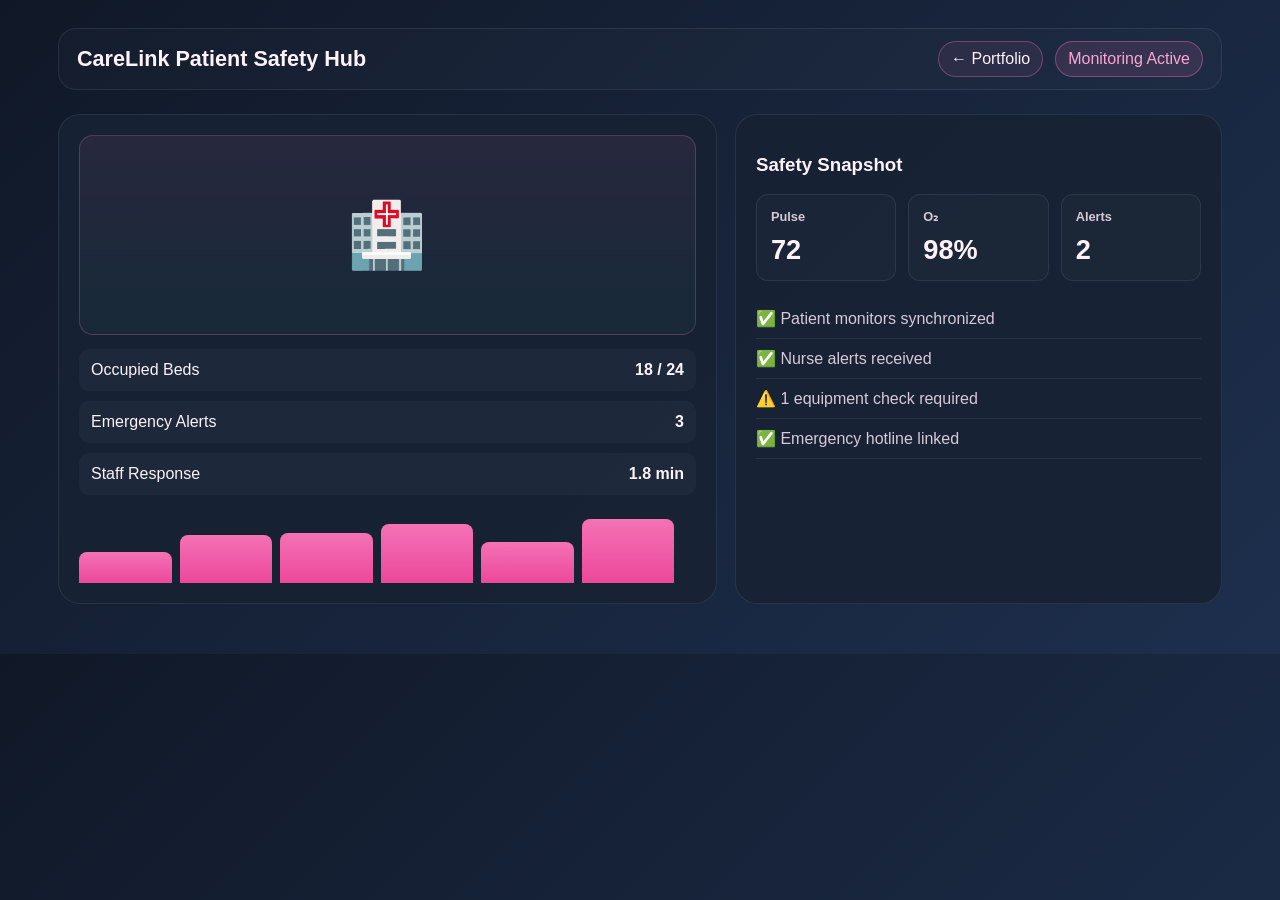
<file: projects/carelink-demo.html>
<!DOCTYPE html>
<html lang="en">
<head>
  <meta charset="UTF-8" />
  <meta name="viewport" content="width=device-width, initial-scale=1.0" />
  <title>CareLink Patient Safety Hub Demo</title>
  <style>
    :root { --bg:#0e1520; --panel:#172335; --accent:#f472b6; --accent-2:#ec4899; --text:#fdf2f8; --muted:#d8c9d9; --line: rgba(255,255,255,.08); }
    * { box-sizing: border-box; }
    body { margin:0; font-family:'Segoe UI', Arial, sans-serif; background: linear-gradient(135deg, #101827, #1d2f4d); color: var(--text); }
    .wrap { max-width:1200px; margin:0 auto; padding:28px 18px 50px; }
    .topbar { display:flex; justify-content:space-between; align-items:center; gap:12px; margin-bottom:24px; padding:12px 18px; border-radius:18px; border:1px solid var(--line); background: rgba(255,255,255,.02); }
    .brand { font-size:1.35rem; font-weight:700; }
    .nav-link { color: var(--text); text-decoration:none; border:1px solid rgba(244,114,182,.35); padding:8px 12px; border-radius:999px; background: rgba(244,114,182,.08); }
    .tag { padding:8px 12px; border-radius:999px; background: rgba(244,114,182,.12); border:1px solid rgba(244,114,182,.4); color: #f9a8d4; }
    .grid { display:grid; grid-template-columns:1.15fr 0.85fr; gap:18px; }
    .panel { background: rgba(23,35,53,.96); border:1px solid var(--line); border-radius:22px; padding:20px; }
    .monitor { background: linear-gradient(180deg, rgba(244,114,182,.08), rgba(52,211,153,.04)); border:1px solid rgba(244,114,182,.25); border-radius:14px; min-height:200px; display:flex; align-items:center; justify-content:center; font-size:4rem; }
    .rows { display:flex; flex-direction:column; gap:10px; margin-top:14px; }
    .row { display:flex; justify-content:space-between; background: rgba(255,255,255,.03); border-radius:10px; padding:12px; }
    .stats { display:grid; grid-template-columns:repeat(3,1fr); gap:12px; margin-top:18px; }
    .stat { background: rgba(255,255,255,.02); border:1px solid var(--line); border-radius:12px; padding:14px; }
    .stat h4 { margin:0 0 10px; color: var(--muted); font-size:0.8rem; }
    .stat strong { font-size:1.7rem; }
    ul { list-style:none; padding:0; margin-top:18px; }
    ul li { padding:10px 0; border-bottom:1px solid var(--line); color: var(--muted); }
    .spark { display:flex; align-items:flex-end; gap:8px; height:70px; margin-top:18px; }
    .spark span { display:block; width: 15%; background: linear-gradient(180deg, var(--accent), var(--accent-2)); border-radius:8px 8px 0 0; }
    @media (max-width:820px) { .grid { grid-template-columns:1fr; } .stats { grid-template-columns:1fr; } }
  </style>
</head>
<body>
  <div class="wrap">
    <div class="topbar">
      <div class="brand">CareLink Patient Safety Hub</div>
      <div style="display:flex; align-items:center; gap:12px;">
        <a class="nav-link" href="../Christine Joy D. Ilonen - Professional Portfolio v3.html">← Portfolio</a>
        <div class="tag">Monitoring Active</div>
      </div>
    </div>

    <div class="grid">
      <div class="panel">
        <div class="monitor">🏥</div>
        <div class="rows">
          <div class="row"><span>Occupied Beds</span><strong id="beds">18 / 24</strong></div>
          <div class="row"><span>Emergency Alerts</span><strong id="alerts">3</strong></div>
          <div class="row"><span>Staff Response</span><strong id="response">1.8 min</strong></div>
        </div>
        <div class="spark">
          <span style="height:45%;"></span>
          <span style="height:68%;"></span>
          <span style="height:71%;"></span>
          <span style="height:84%;"></span>
          <span style="height:58%;"></span>
          <span style="height:92%;"></span>
        </div>
      </div>

      <div class="panel">
        <h3>Safety Snapshot</h3>
        <div class="stats">
          <div class="stat"><h4>Pulse</h4><strong id="pulse">72</strong></div>
          <div class="stat"><h4>O₂</h4><strong id="oxygen">98%</strong></div>
          <div class="stat"><h4>Alerts</h4><strong id="alert-count">2</strong></div>
        </div>
        <ul>
          <li>✅ Patient monitors synchronized</li>
          <li>✅ Nurse alerts received</li>
          <li>⚠️ 1 equipment check required</li>
          <li>✅ Emergency hotline linked</li>
        </ul>
      </div>
    </div>
  </div>
  <script>
    const beds = document.querySelector('#beds');
    const alerts = document.querySelector('#alerts');
    const response = document.querySelector('#response');
    const pulse = document.querySelector('#pulse');
    const oxygen = document.querySelector('#oxygen');
    const alertCount = document.querySelector('#alert-count');
    const tag = document.querySelector('.tag');

    setInterval(() => {
      const active = Math.random() > 0.5;
      if (active) {
        beds.textContent = '20 / 24';
        alerts.textContent = '2';
        response.textContent = '1.4 min';
        pulse.textContent = '74';
        oxygen.textContent = '97%';
        alertCount.textContent = '1';
        tag.textContent = 'Response Ready';
      } else {
        beds.textContent = '18 / 24';
        alerts.textContent = '3';
        response.textContent = '1.8 min';
        pulse.textContent = '72';
        oxygen.textContent = '98%';
        alertCount.textContent = '2';
        tag.textContent = 'Monitoring Active';
      }
    }, 4000);
  </script>
</body>
</html>
</file>
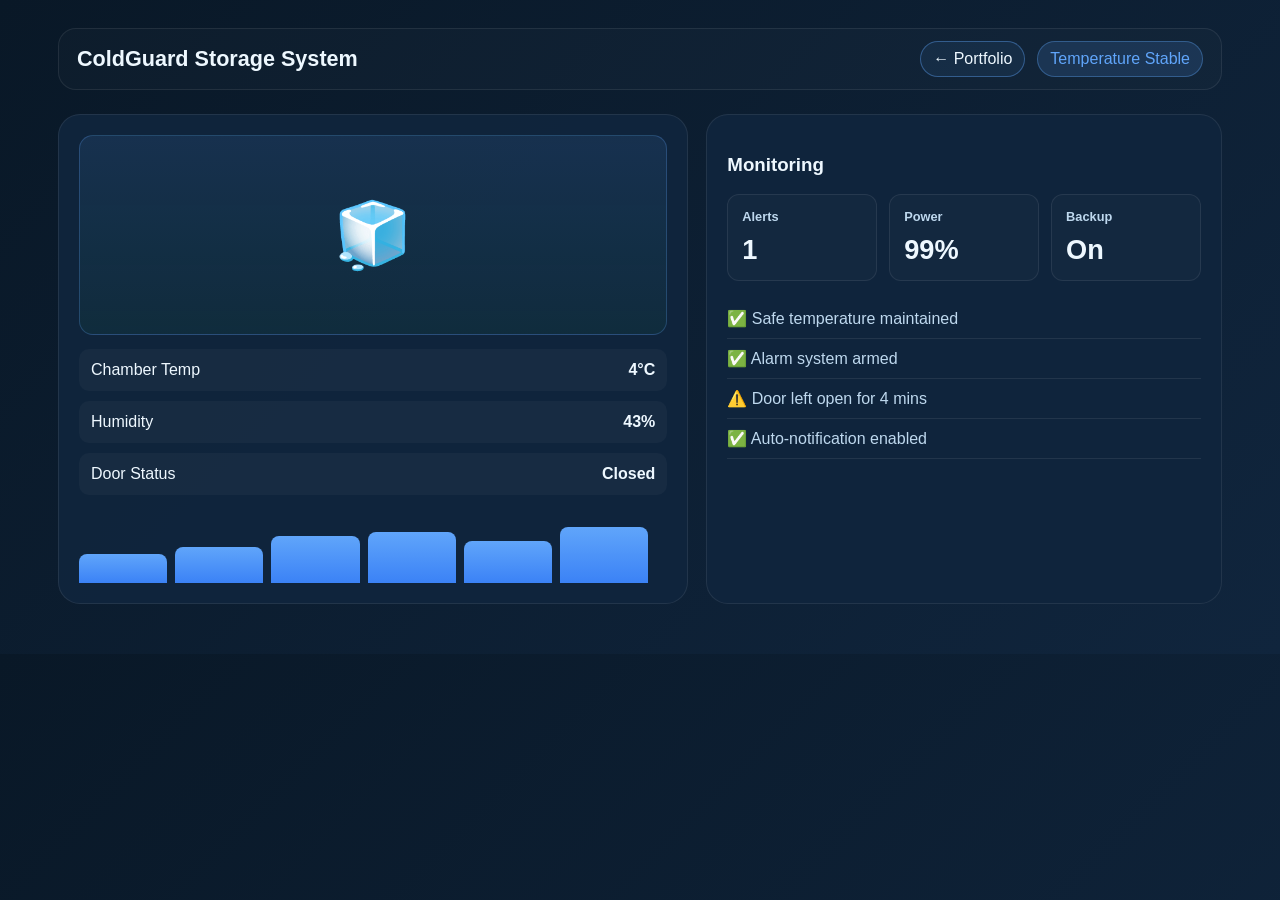
<file: projects/coldguard-demo.html>
<!DOCTYPE html>
<html lang="en">
<head>
  <meta charset="UTF-8" />
  <meta name="viewport" content="width=device-width, initial-scale=1.0" />
  <title>ColdGuard Storage System Demo</title>
  <style>
    :root { --bg:#091a2f; --panel:#10253d; --accent:#60a5fa; --accent-2:#3b82f6; --text:#eef8ff; --muted:#bed8ee; --line: rgba(255,255,255,.08); }
    * { box-sizing: border-box; }
    body { margin:0; font-family:'Segoe UI', Arial, sans-serif; background: linear-gradient(135deg, #091827, #10253d); color: var(--text); }
    .wrap { max-width:1200px; margin:0 auto; padding:28px 18px 50px; }
    .topbar { display:flex; justify-content:space-between; align-items:center; gap:12px; margin-bottom:24px; padding:12px 18px; border-radius:18px; border:1px solid var(--line); background: rgba(255,255,255,.02); }
    .brand { font-size:1.35rem; font-weight:700; }
    .nav-link { color: var(--text); text-decoration:none; border:1px solid rgba(96,165,250,.4); padding:8px 12px; border-radius:999px; background: rgba(96,165,250,.08); }
    .tag { padding:8px 12px; border-radius:999px; background: rgba(96,165,250,.14); border:1px solid rgba(96,165,250,.35); color: var(--accent); }
    .grid { display:grid; grid-template-columns:1.1fr 0.9fr; gap:18px; }
    .panel { background: rgba(16,37,61,.96); border:1px solid var(--line); border-radius:22px; padding:20px; }
    .chamber { background: linear-gradient(180deg, rgba(96,165,250,.1), rgba(34,197,94,.05)); border:1px solid rgba(96,165,250,.25); border-radius:14px; min-height:200px; display:flex; align-items:center; justify-content:center; font-size:4rem; }
    .rows { display:flex; flex-direction:column; gap:10px; margin-top:14px; }
    .row { display:flex; justify-content:space-between; background: rgba(255,255,255,.03); border-radius:10px; padding:12px; }
    .stats { display:grid; grid-template-columns:repeat(3,1fr); gap:12px; margin-top:18px; }
    .stat { background: rgba(255,255,255,.02); border:1px solid var(--line); border-radius:12px; padding:14px; }
    .stat h4 { margin:0 0 10px; color: var(--muted); font-size:0.8rem; }
    .stat strong { font-size:1.7rem; }
    ul { list-style:none; padding:0; margin-top:18px; }
    ul li { padding:10px 0; border-bottom:1px solid var(--line); color: var(--muted); }
    .spark { display:flex; align-items:flex-end; gap:8px; height:70px; margin-top:18px; }
    .spark span { display:block; width: 15%; background: linear-gradient(180deg, var(--accent), var(--accent-2)); border-radius:8px 8px 0 0; }
    @media (max-width:820px) { .grid { grid-template-columns:1fr; } .stats { grid-template-columns:1fr; } }
  </style>
</head>
<body>
  <div class="wrap">
    <div class="topbar">
      <div class="brand">ColdGuard Storage System</div>
      <div style="display:flex; align-items:center; gap:12px;">
        <a class="nav-link" href="../Christine Joy D. Ilonen - Professional Portfolio v3.html">← Portfolio</a>
        <div class="tag">Temperature Stable</div>
      </div>
    </div>

    <div class="grid">
      <div class="panel">
        <div class="chamber">🧊</div>
        <div class="rows">
          <div class="row"><span>Chamber Temp</span><strong id="temp">4°C</strong></div>
          <div class="row"><span>Humidity</span><strong id="humidity">43%</strong></div>
          <div class="row"><span>Door Status</span><strong id="door-status">Closed</strong></div>
        </div>
        <div class="spark">
          <span style="height:42%;"></span>
          <span style="height:52%;"></span>
          <span style="height:67%;"></span>
          <span style="height:73%;"></span>
          <span style="height:60%;"></span>
          <span style="height:80%;"></span>
        </div>
      </div>

      <div class="panel">
        <h3>Monitoring</h3>
        <div class="stats">
          <div class="stat"><h4>Alerts</h4><strong id="alerts">1</strong></div>
          <div class="stat"><h4>Power</h4><strong id="power">99%</strong></div>
          <div class="stat"><h4>Backup</h4><strong id="backup">On</strong></div>
        </div>
        <ul>
          <li>✅ Safe temperature maintained</li>
          <li>✅ Alarm system armed</li>
          <li>⚠️ Door left open for 4 mins</li>
          <li>✅ Auto-notification enabled</li>
        </ul>
      </div>
    </div>
  </div>
  <script>
    const temp = document.querySelector('#temp');
    const humidity = document.querySelector('#humidity');
    const doorStatus = document.querySelector('#door-status');
    const alerts = document.querySelector('#alerts');
    const power = document.querySelector('#power');
    const backup = document.querySelector('#backup');
    const tag = document.querySelector('.tag');

    document.body.addEventListener('click', () => {
      const currentTemp = Number.parseInt(temp.textContent, 10) || 4;
      const nextTemp = currentTemp === 4 ? 6 : 4;
      const nextHumidity = currentTemp === 4 ? 48 : 43;
      temp.textContent = `${nextTemp}°C`;
      humidity.textContent = `${nextHumidity}%`;
      doorStatus.textContent = 'Opened';
      alerts.textContent = '2';
      power.textContent = '96%';
      backup.textContent = 'Standby';
      tag.textContent = 'Alert Triggered';
    });

    setInterval(() => {
      temp.textContent = '4°C';
      humidity.textContent = '43%';
      doorStatus.textContent = 'Closed';
      alerts.textContent = '1';
      power.textContent = '99%';
      backup.textContent = 'On';
      tag.textContent = 'Temperature Stable';
    }, 5500);
  </script>
</body>
</html>
</file>
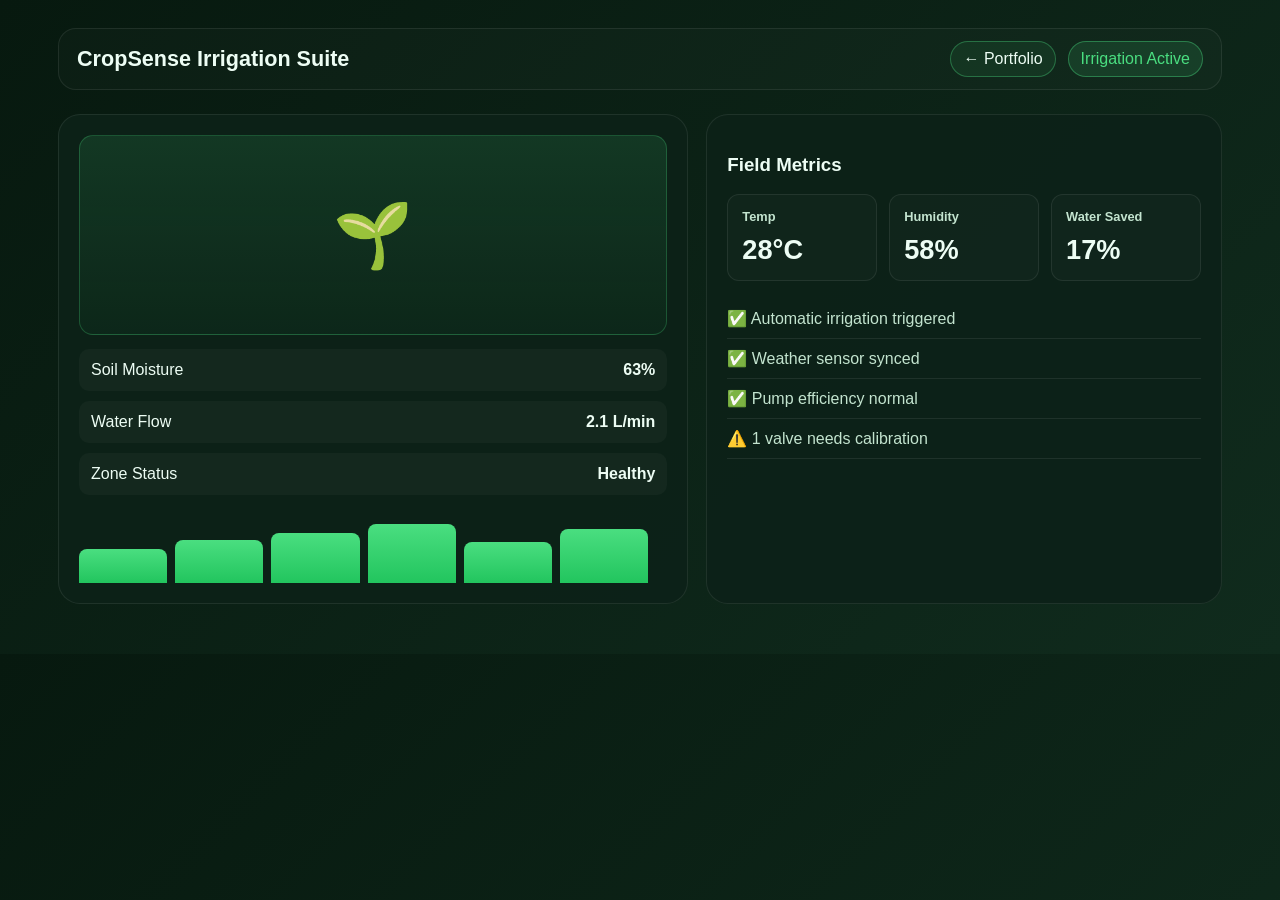
<file: projects/cropsense-demo.html>
<!DOCTYPE html>
<html lang="en">
<head>
  <meta charset="UTF-8" />
  <meta name="viewport" content="width=device-width, initial-scale=1.0" />
  <title>CropSense Irrigation Suite Demo</title>
  <style>
    :root { --bg:#071a11; --panel:#0d2218; --accent:#4ade80; --accent-2:#22c55e; --text:#edfdf4; --muted:#c3e4cf; --line: rgba(255,255,255,.08); }
    * { box-sizing: border-box; }
    body { margin:0; font-family:'Segoe UI', Arial, sans-serif; background: linear-gradient(135deg, #07190f, #102b1d); color: var(--text); }
    .wrap { max-width:1200px; margin:0 auto; padding:28px 18px 50px; }
    .topbar { display:flex; justify-content:space-between; align-items:center; gap:12px; margin-bottom:24px; padding:12px 18px; border-radius:18px; border:1px solid var(--line); background: rgba(255,255,255,.02); }
    .brand { font-size:1.35rem; font-weight:700; }
    .nav-link { color: var(--text); text-decoration:none; border:1px solid rgba(74,222,128,.35); padding:8px 12px; border-radius:999px; background: rgba(74,222,128,.08); }
    .tag { padding:8px 12px; border-radius:999px; background: rgba(74,222,128,.12); border:1px solid rgba(74,222,128,.4); color: var(--accent); }
    .grid { display:grid; grid-template-columns:1.1fr 0.9fr; gap:18px; }
    .panel { background: rgba(13,34,24,.96); border:1px solid var(--line); border-radius:22px; padding:20px; }
    .field { background: linear-gradient(180deg, rgba(74,222,128,.12), rgba(34,197,94,.04)); border:1px solid rgba(74,222,128,.25); border-radius:14px; min-height:200px; display:flex; align-items:center; justify-content:center; font-size:4rem; }
    .rows { display:flex; flex-direction:column; gap:10px; margin-top:14px; }
    .row { display:flex; justify-content:space-between; background: rgba(255,255,255,.03); border-radius:10px; padding:12px; }
    .stats { display:grid; grid-template-columns:repeat(3,1fr); gap:12px; margin-top:18px; }
    .stat { background: rgba(255,255,255,.02); border:1px solid var(--line); border-radius:12px; padding:14px; }
    .stat h4 { margin:0 0 10px; color: var(--muted); font-size:0.8rem; }
    .stat strong { font-size:1.7rem; }
    ul { list-style:none; padding:0; margin-top:18px; }
    ul li { padding:10px 0; border-bottom:1px solid var(--line); color: var(--muted); }
    .spark { display:flex; align-items:flex-end; gap:8px; height:70px; margin-top:18px; }
    .spark span { display:block; width: 15%; background: linear-gradient(180deg, var(--accent), var(--accent-2)); border-radius:8px 8px 0 0; }
    @media (max-width:820px) { .grid { grid-template-columns:1fr; } .stats { grid-template-columns:1fr; } }
  </style>
</head>
<body>
  <div class="wrap">
    <div class="topbar">
      <div class="brand">CropSense Irrigation Suite</div>
      <div style="display:flex; align-items:center; gap:12px;">
        <a class="nav-link" href="../Christine Joy D. Ilonen - Professional Portfolio v3.html">← Portfolio</a>
        <div class="tag">Irrigation Active</div>
      </div>
    </div>

    <div class="grid">
      <div class="panel">
        <div class="field">🌱</div>
        <div class="rows">
          <div class="row"><span>Soil Moisture</span><strong id="soil-moisture">63%</strong></div>
          <div class="row"><span>Water Flow</span><strong id="water-flow">2.1 L/min</strong></div>
          <div class="row"><span>Zone Status</span><strong id="zone-status">Healthy</strong></div>
        </div>
        <div class="spark">
          <span style="height:48%;"></span>
          <span style="height:62%;"></span>
          <span style="height:71%;"></span>
          <span style="height:84%;"></span>
          <span style="height:59%;"></span>
          <span style="height:77%;"></span>
        </div>
      </div>

      <div class="panel">
        <h3>Field Metrics</h3>
        <div class="stats">
          <div class="stat"><h4>Temp</h4><strong id="temp">28°C</strong></div>
          <div class="stat"><h4>Humidity</h4><strong id="humidity">58%</strong></div>
          <div class="stat"><h4>Water Saved</h4><strong id="water-saved">17%</strong></div>
        </div>
        <ul>
          <li>✅ Automatic irrigation triggered</li>
          <li>✅ Weather sensor synced</li>
          <li>✅ Pump efficiency normal</li>
          <li>⚠️ 1 valve needs calibration</li>
        </ul>
      </div>
    </div>
  </div>
  <script>
    const soilMoisture = document.querySelector('#soil-moisture');
    const waterFlow = document.querySelector('#water-flow');
    const zoneStatus = document.querySelector('#zone-status');
    const temp = document.querySelector('#temp');
    const humidity = document.querySelector('#humidity');
    const waterSaved = document.querySelector('#water-saved');
    const tag = document.querySelector('.tag');

    let cycle = 0;
    setInterval(() => {
      cycle = (cycle + 1) % 3;
      if (cycle === 0) {
        soilMoisture.textContent = '63%';
        waterFlow.textContent = '2.1 L/min';
        zoneStatus.textContent = 'Healthy';
        tag.textContent = 'Irrigation Active';
        temp.textContent = '28°C';
        humidity.textContent = '58%';
        waterSaved.textContent = '17%';
      } else if (cycle === 1) {
        soilMoisture.textContent = '55%';
        waterFlow.textContent = '2.6 L/min';
        zoneStatus.textContent = 'Watering';
        tag.textContent = 'Watering';
        temp.textContent = '29°C';
        humidity.textContent = '62%';
        waterSaved.textContent = '19%';
      } else {
        soilMoisture.textContent = '70%';
        waterFlow.textContent = '1.7 L/min';
        zoneStatus.textContent = 'Stable';
        tag.textContent = 'Stable';
        temp.textContent = '27°C';
        humidity.textContent = '56%';
        waterSaved.textContent = '22%';
      }
    }, 3000);
  </script>
</body>
</html>
</file>
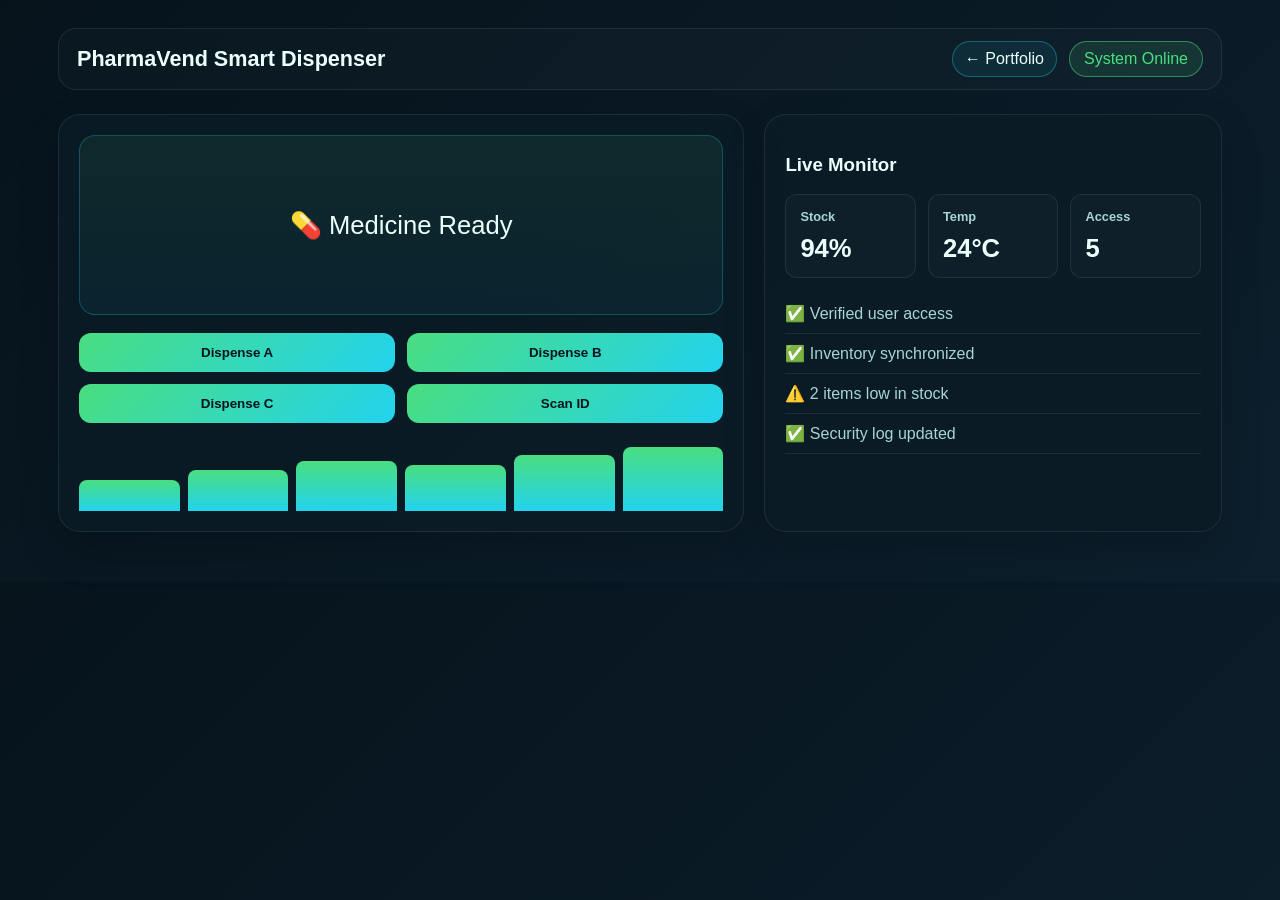
<file: projects/pharmavend-demo.html>
<!DOCTYPE html>
<html lang="en">
<head>
  <meta charset="UTF-8" />
  <meta name="viewport" content="width=device-width, initial-scale=1.0" />
  <title>PharmaVend Smart Dispenser Demo</title>
  <style>
    :root {
      --bg: #06131b;
      --bg-2: #0d1f2d;
      --panel: rgba(11, 28, 38, 0.92);
      --panel-2: rgba(15, 39, 52, 0.92);
      --accent: #4ade80;
      --accent-2: #22d3ee;
      --text: #ebfffb;
      --muted: #a8d5d2;
      --line: rgba(255,255,255,.08);
      --warning: #fbbf24;
    }
    * { box-sizing: border-box; }
    body {
      margin: 0;
      font-family: 'Segoe UI', Arial, sans-serif;
      background: linear-gradient(135deg, var(--bg), var(--bg-2));
      color: var(--text);
    }
    .wrap { max-width: 1200px; margin: 0 auto; padding: 28px 18px 50px; }
    .topbar {
      display: flex; justify-content: space-between; align-items: center; gap: 12px; margin-bottom: 24px;
      padding: 12px 18px; border: 1px solid var(--line); border-radius: 18px; background: rgba(255,255,255,0.02);
    }
    .brand { font-size: 1.35rem; font-weight: 700; }
    .nav-link {
      color: var(--text); text-decoration: none; border: 1px solid rgba(34,211,238,.35); padding: 8px 12px; border-radius: 999px; background: rgba(34,211,238,.08);
    }
    .status { padding: 8px 14px; border-radius: 999px; background: rgba(74, 222, 128, 0.12); color: var(--accent); border: 1px solid rgba(74, 222, 128, 0.5); }
    .grid { display: grid; grid-template-columns: 1.2fr 0.8fr; gap: 20px; }
    .panel {
      background: var(--panel); border: 1px solid var(--line); border-radius: 22px; padding: 20px; box-shadow: 0 18px 40px rgba(0,0,0,.18);
    }
    .display-box {
      background: linear-gradient(180deg, rgba(74,222,128,.08), rgba(34,211,238,.05));
      border: 1px solid rgba(34,211,238,.25); border-radius: 16px; min-height: 180px; display: flex; align-items: center; justify-content: center;
      text-align: center; font-size: clamp(1.5rem, 2vw, 2.2rem); color: var(--text);
      padding: 12px;
    }
    .btns { display: grid; grid-template-columns: repeat(2, minmax(120px, 1fr)); gap: 12px; margin-top: 18px; }
    .btn {
      border: none; border-radius: 12px; padding: 12px 10px; font-weight: 700; cursor: pointer; color: #04131d;
      background: linear-gradient(135deg, var(--accent), var(--accent-2));
    }
    .stats { display: grid; grid-template-columns: repeat(3, 1fr); gap: 12px; margin-top: 18px; }
    .stat { background: rgba(255,255,255,.02); border: 1px solid var(--line); border-radius: 12px; padding: 14px; }
    .stat h4 { margin: 0 0 10px; color: var(--muted); font-size: 0.8rem; }
    .stat strong { font-size: 1.6rem; }
    .list { list-style: none; padding: 0; margin: 16px 0 0; }
    .list li { padding: 10px 0; border-bottom: 1px solid var(--line); color: var(--muted); }
    .mini-chart { display: flex; align-items: end; gap: 8px; height: 70px; margin-top: 18px; }
    .bar { flex: 1; background: linear-gradient(180deg, var(--accent), var(--accent-2)); border-radius: 8px 8px 0 0; }
    @media (max-width: 820px) { .grid { grid-template-columns: 1fr; } .stats { grid-template-columns: 1fr; } }
  </style>
</head>
<body>
  <div class="wrap">
    <div class="topbar">
      <div class="brand">PharmaVend Smart Dispenser</div>
      <div style="display:flex; align-items:center; gap:12px;">
        <a class="nav-link" href="../Christine Joy D. Ilonen - Professional Portfolio v3.html">← Portfolio</a>
        <div class="status">System Online</div>
      </div>
    </div>

    <div class="grid">
      <div class="panel">
        <div class="display-box">💊 Medicine Ready</div>
        <div class="btns">
          <button class="btn" data-action="dispense-a">Dispense A</button>
          <button class="btn" data-action="dispense-b">Dispense B</button>
          <button class="btn" data-action="dispense-c">Dispense C</button>
          <button class="btn" data-action="scan">Scan ID</button>
        </div>
        <div class="mini-chart">
          <div class="bar" style="height: 45%;"></div>
          <div class="bar" style="height: 58%;"></div>
          <div class="bar" style="height: 72%;"></div>
          <div class="bar" style="height: 66%;"></div>
          <div class="bar" style="height: 80%;"></div>
          <div class="bar" style="height: 92%;"></div>
        </div>
      </div>

      <div class="panel">
        <h3>Live Monitor</h3>
        <div class="stats">
          <div class="stat"><h4>Stock</h4><strong id="stock-value">94%</strong></div>
          <div class="stat"><h4>Temp</h4><strong id="temp-value">24°C</strong></div>
          <div class="stat"><h4>Access</h4><strong id="access-value">5</strong></div>
        </div>
        <ul class="list">
          <li>✅ Verified user access</li>
          <li>✅ Inventory synchronized</li>
          <li>⚠️ 2 items low in stock</li>
          <li>✅ Security log updated</li>
        </ul>
      </div>
    </div>
  </div>
  <script>
    const display = document.querySelector('.display-box');
    const status = document.querySelector('.status');
    const stockValue = document.querySelector('#stock-value');
    const tempValue = document.querySelector('#temp-value');
    const accessValue = document.querySelector('#access-value');

    document.querySelectorAll('.btn').forEach((button) => {
      button.addEventListener('click', () => {
        const action = button.dataset.action;

        if (action === 'scan') {
          display.textContent = '✅ Patient Verified';
          status.textContent = 'Access Verified';
          accessValue.textContent = '6';
          return;
        }

        const med = action.replace('dispense-', '').toUpperCase();
        display.textContent = `💊 ${med} Dispensed`;
        status.textContent = 'Dispense Successful';

        const currentStock = Number.parseInt(stockValue.textContent, 10) || 94;
        const nextStock = Math.max(80, currentStock - 3);
        stockValue.textContent = `${nextStock}%`;
        tempValue.textContent = `${24 + (Math.random() * 2).toFixed(1)}°C`;
      });
    });
  </script>
</body>
</html>
</file>
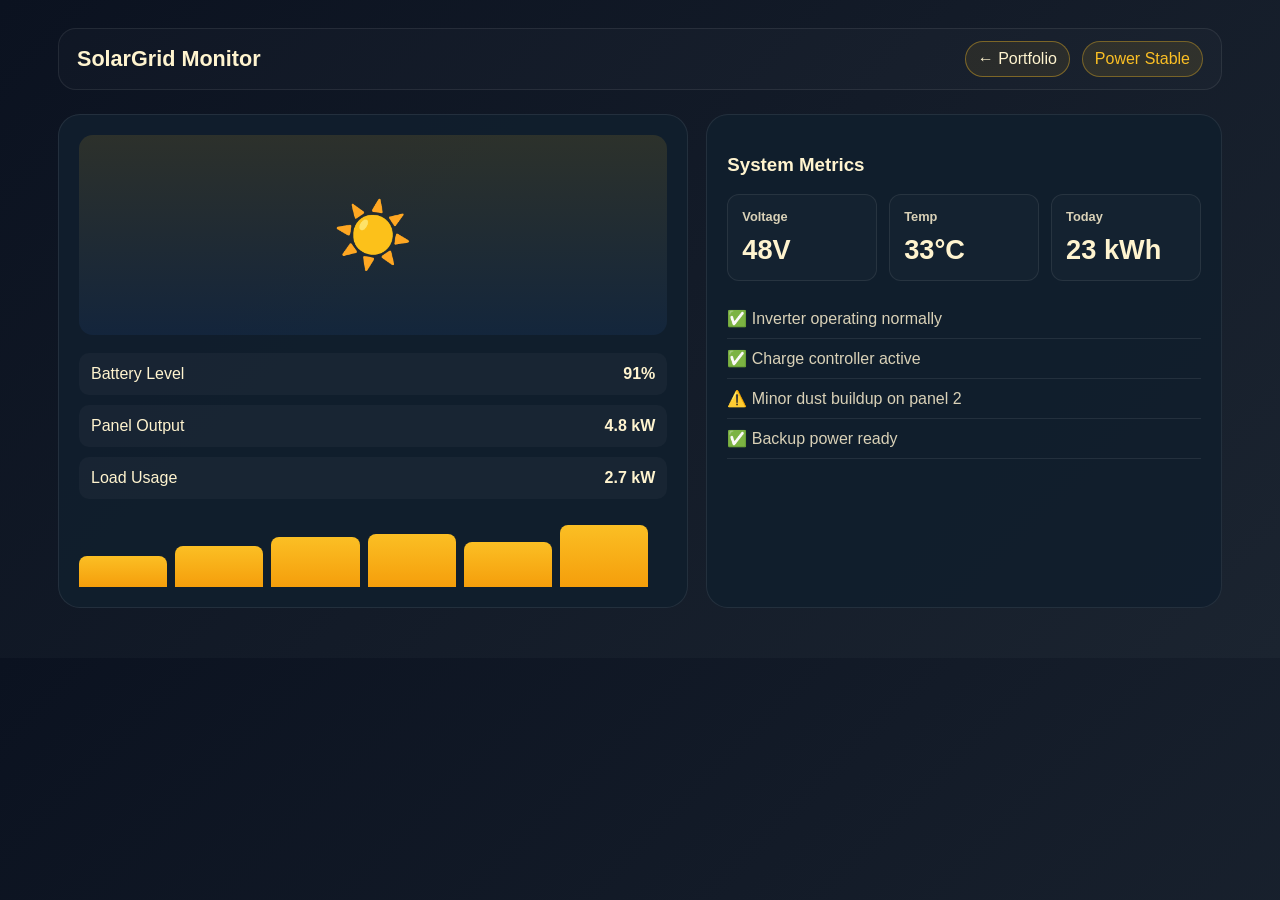
<file: projects/solargrid-demo.html>
<!DOCTYPE html>
<html lang="en">
<head>
  <meta charset="UTF-8" />
  <meta name="viewport" content="width=device-width, initial-scale=1.0" />
  <title>SolarGrid Monitor Demo</title>
  <style>
    :root { --bg:#0d1824; --panel:#111f2d; --accent:#fbbf24; --accent-2:#f59e0b; --text:#fff4cf; --muted:#d9d1b7; --line: rgba(255,255,255,.08); }
    * { box-sizing: border-box; }
    body { margin:0; font-family:'Segoe UI', Arial, sans-serif; background: linear-gradient(135deg, #0b1220, #1b2430); color: var(--text); }
    .wrap { max-width:1200px; margin:0 auto; padding:28px 18px 50px; }
    .topbar { display:flex; justify-content:space-between; align-items:center; gap:12px; margin-bottom:24px; padding:12px 18px; border-radius:18px; border:1px solid var(--line); background: rgba(255,255,255,.02); }
    .brand { font-size:1.35rem; font-weight:700; }
    .nav-link { color: var(--text); text-decoration:none; border:1px solid rgba(251,191,36,.4); padding:8px 12px; border-radius:999px; background: rgba(251,191,36,.08); }
    .tag { padding:8px 12px; border-radius:999px; background: rgba(251,191,36,.1); border:1px solid rgba(251,191,36,.35); color: var(--accent); }
    .grid { display:grid; grid-template-columns:1.1fr 0.9fr; gap:18px; }
    .panel { background: rgba(17,31,45,.96); border:1px solid var(--line); border-radius:22px; padding:20px; }
    .sun { height:200px; display:flex; align-items:center; justify-content:center; background: linear-gradient(180deg, rgba(251,191,36,.12), rgba(59,130,246,.08)); border-radius:14px; font-size:4rem; }
    .rows { display:flex; flex-direction:column; gap:10px; margin-top:18px; }
    .row { display:flex; justify-content:space-between; background: rgba(255,255,255,.03); border-radius:10px; padding:12px; }
    .stats { display:grid; grid-template-columns:repeat(3,1fr); gap:12px; margin-top:18px; }
    .stat { background: rgba(255,255,255,.02); border:1px solid var(--line); border-radius:12px; padding:14px; }
    .stat h4 { margin:0 0 10px; color: var(--muted); font-size:0.8rem; }
    .stat strong { font-size:1.7rem; }
    ul { list-style:none; padding:0; margin-top:18px; }
    ul li { padding:10px 0; border-bottom:1px solid var(--line); color: var(--muted); }
    .spark { display:flex; align-items:flex-end; gap:8px; height:70px; margin-top:18px; }
    .spark span { width: 15%; display:block; background: linear-gradient(180deg, var(--accent), var(--accent-2)); border-radius: 8px 8px 0 0; }
    @media (max-width:820px) { .grid { grid-template-columns:1fr; } .stats { grid-template-columns:1fr; } }
  </style>
</head>
<body>
  <div class="wrap">
    <div class="topbar">
      <div class="brand">SolarGrid Monitor</div>
      <div style="display:flex; align-items:center; gap:12px;">
        <a class="nav-link" href="../Christine Joy D. Ilonen - Professional Portfolio v3.html">← Portfolio</a>
        <div class="tag">Power Stable</div>
      </div>
    </div>

    <div class="grid">
      <div class="panel">
        <div class="sun">☀️</div>
        <div class="rows">
          <div class="row"><span>Battery Level</span><strong id="battery-level">91%</strong></div>
          <div class="row"><span>Panel Output</span><strong id="panel-output">4.8 kW</strong></div>
          <div class="row"><span>Load Usage</span><strong id="load-usage">2.7 kW</strong></div>
        </div>
        <div class="spark">
          <span style="height:45%;"></span>
          <span style="height:58%;"></span>
          <span style="height:72%;"></span>
          <span style="height:76%;"></span>
          <span style="height:65%;"></span>
          <span style="height:88%;"></span>
        </div>
      </div>

      <div class="panel">
        <h3>System Metrics</h3>
        <div class="stats">
          <div class="stat"><h4>Voltage</h4><strong id="voltage">48V</strong></div>
          <div class="stat"><h4>Temp</h4><strong id="temp">33°C</strong></div>
          <div class="stat"><h4>Today</h4><strong id="today-output">23 kWh</strong></div>
        </div>
        <ul>
          <li>✅ Inverter operating normally</li>
          <li>✅ Charge controller active</li>
          <li>⚠️ Minor dust buildup on panel 2</li>
          <li>✅ Backup power ready</li>
        </ul>
      </div>
    </div>
  </div>
  <script>
    const tag = document.querySelector('.tag');
    const batteryLevel = document.querySelector('#battery-level');
    const panelOutput = document.querySelector('#panel-output');
    const loadUsage = document.querySelector('#load-usage');
    const voltage = document.querySelector('#voltage');
    const temp = document.querySelector('#temp');
    const todayOutput = document.querySelector('#today-output');

    const actions = {
      optimize() {
        tag.textContent = 'Optimizing';
        batteryLevel.textContent = '96%';
        panelOutput.textContent = '5.4 kW';
        loadUsage.textContent = '2.4 kW';
        voltage.textContent = '50V';
        temp.textContent = '31°C';
        todayOutput.textContent = '26 kWh';
      },
      save() {
        tag.textContent = 'Power Saving';
        batteryLevel.textContent = '92%';
        panelOutput.textContent = '4.6 kW';
        loadUsage.textContent = '2.1 kW';
        voltage.textContent = '49V';
        temp.textContent = '30°C';
        todayOutput.textContent = '24 kWh';
      },
      reset() {
        tag.textContent = 'Power Stable';
        batteryLevel.textContent = '91%';
        panelOutput.textContent = '4.8 kW';
        loadUsage.textContent = '2.7 kW';
        voltage.textContent = '48V';
        temp.textContent = '33°C';
        todayOutput.textContent = '23 kWh';
      }
    };

    window.addEventListener('dblclick', () => actions.optimize());
    setInterval(() => { const modes = ['optimize', 'save', 'reset']; const mode = modes[Math.floor(Math.random() * modes.length)]; actions[mode](); }, 5000);
  </script>
</body>
</html>
</file>
<file: assets/css/style.css>
* {
    margin: 0;
    padding: 0;
    box-sizing: border-box;
}

:root {
    --primary: #facc15;
    --primary-dark: #d97706;
    --secondary: #3b2a0a;
    --tertiary: #5a3d0a;
    --text-light: #fff8dc;
    --text-muted: #f8d98a;
    --accent: #f59e0b;
    --success: #22c55e;
    --bg-dark: #1d1206;
    --bg-page: #1d1206;
    --surface: rgba(255, 255, 255, 0.08);
    --surface-strong: rgba(255, 255, 255, 0.12);
    --surface-border: rgba(250, 204, 21, 0.28);
    --shadow-soft: rgba(217, 119, 6, 0.18);
}

body.light-theme {
    --bg-dark: #fff7d6;
    --bg-page: #fff7d6;
    --text-light: #2d1b00;
    --text-muted: #6b4d10;
    --surface: rgba(255, 255, 255, 0.82);
    --surface-strong: rgba(255, 255, 255, 0.94);
    --surface-border: rgba(217, 119, 6, 0.2);
    --shadow-soft: rgba(217, 119, 6, 0.14);
}

html {
    scroll-behavior: smooth;
}

body {
    font-family: 'Segoe UI', Tahoma, Geneva, Verdana, sans-serif;
    background: linear-gradient(135deg, var(--bg-page) 0%, #3f2600 32%, #8c6000 100%);
    color: var(--text-light);
    overflow-x: hidden;
}

body.light-theme {
    background: linear-gradient(135deg, #fff7d6 0%, #ffe57a 32%, #facc15 100%);
}

/* Top Navigation */
.navbar {
    position: sticky;
    top: 0;
    z-index: 999;
    background: rgba(96, 63, 5, 0.82);
    backdrop-filter: blur(10px);
    border-bottom: 1px solid rgba(250, 204, 21, 0.18);
    padding: 1rem 2rem;
}

.navbar-container {
    max-width: 1400px;
    margin: 0 auto;
    display: flex;
    justify-content: space-between;
    align-items: center;
}

.navbar-logo {
    display: flex;
    flex-direction: column;
    gap: 0.2rem;
    animation: slideInLeft 0.6s ease;
}

.navbar-logo-main {
    font-size: 1.3rem;
    font-weight: bold;
    color: var(--primary);
    display: flex;
    align-items: center;
    gap: 0.5rem;
}

.navbar-logo-sub {
    font-size: 0.75rem;
    color: var(--text-muted);
}

.navbar-nav {
    display: flex;
    gap: 2.5rem;
    align-items: center;
    list-style: none;
}

.navbar-nav a {
    color: var(--text-muted);
    text-decoration: none;
    font-size: 0.95rem;
    transition: all 0.3s ease;
    display: flex;
    align-items: center;
    gap: 0.5rem;
}

.navbar-nav a:hover,
.navbar-nav a.active {
    color: var(--primary);
}

.nav-controls {
    display: flex;
    align-items: center;
}

.theme-controls {
    display: flex;
    align-items: center;
    gap: 1rem;
}

.menu-toggle {
    display: none;
}

.toggle-switch {
    position: relative;
    width: 50px;
    height: 26px;
    background: rgba(250, 204, 21, 0.22);
    border: 2px solid var(--primary);
    border-radius: 13px;
    cursor: pointer;
    transition: all 0.3s ease;
}

.toggle-switch.active {
    background: var(--primary);
}

.toggle-slider {
    position: absolute;
    top: 2px;
    left: 2px;
    width: 18px;
    height: 18px;
    background: #000;
    border-radius: 50%;
    transition: left 0.3s ease;
}

.toggle-switch.active .toggle-slider {
    left: 26px;
}

/* Hero Section */
.hero {
    min-height: 100vh;
    display: flex;
    align-items: center;
    padding: 4rem 2rem;
    background: linear-gradient(135deg, rgba(255, 247, 214, 0.6) 0%, rgba(254, 227, 126, 0.52) 38%, rgba(250, 204, 21, 0.18) 100%);
    position: relative;
    overflow: hidden;
}

.hero::before {
    content: '';
    position: absolute;
    top: 50%;
    right: -10%;
    width: 600px;
    height: 600px;
    border: 2px solid rgba(250, 204, 21, 0.22);
    border-radius: 50%;
    animation: rotate 30s linear infinite;
}

.hero::after {
    content: '';
    position: absolute;
    top: 50%;
    right: -10%;
    width: 500px;
    height: 500px;
    border: 2px solid rgba(250, 204, 21, 0.12);
    border-radius: 50%;
    animation: rotate 40s linear infinite reverse;
}

@keyframes rotate {
    0% { transform: translate(-50%, -50%) rotate(0deg); }
    100% { transform: translate(-50%, -50%) rotate(360deg); }
}

.hero-container {
    max-width: 1400px;
    margin: 0 auto;
    display: grid;
    grid-template-columns: 1fr 1fr 1fr;
    gap: 3rem;
    align-items: center;
    position: relative;
    z-index: 1;
    width: 100%;
}

.hero-image {
    position: relative;
    animation: fadeInLeft 1s ease;
}

.hero-image-wrapper {
    position: relative;
    width: 100%;
    aspect-ratio: 1;
    display: flex;
    align-items: center;
    justify-content: center;
    font-size: 5rem;
}

.circular-frame {
    position: relative;
    width: 100%;
    height: 100%;
    border: 3px solid var(--primary);
    border-radius: 50%;
    overflow: hidden;
    background: linear-gradient(135deg, rgba(250, 204, 21, 0.18), rgba(251, 146, 60, 0.12));
    display: flex;
    align-items: center;
    justify-content: center;
    box-shadow: 0 0 40px rgba(250, 204, 21, 0.24), inset 0 0 40px rgba(250, 204, 21, 0.14);
    animation: pulse-border 2s ease-in-out infinite;
}

.profile-photo {
    position: relative;
    z-index: 2;
    width: 100%;
    height: 100%;
    object-fit: cover;
    object-position: center top;
    display: block;
}

@keyframes pulse-border {
    0%, 100% { box-shadow: 0 0 40px rgba(250, 204, 21, 0.24), inset 0 0 40px rgba(250, 204, 21, 0.14); }
    50% { box-shadow: 0 0 60px rgba(250, 204, 21, 0.38), inset 0 0 60px rgba(250, 204, 21, 0.2); }
}

.hero-glow {
    position: absolute;
    width: 100%;
    height: 100%;
    background: conic-gradient(from 0deg, transparent, var(--primary), transparent);
    animation: spin 3s linear infinite;
    opacity: 0.5;
}

@keyframes spin {
    0% { transform: rotate(0deg); }
    100% { transform: rotate(360deg); }
}

.hero-content {
    grid-column: 2 / 4;
    animation: fadeInUp 0.8s ease;
}

.hero-subtitle {
    color: var(--primary);
    font-size: 0.9rem;
    letter-spacing: 2px;
    margin-bottom: 1rem;
}

.availability-badge {
    display: inline-flex;
    align-items: center;
    gap: 0.5rem;
    background: rgba(16, 185, 129, 0.08);
    border: 1px solid rgba(16, 185, 129, 0.4);
    color: #7ef0c0;
    border-radius: 999px;
    padding: 0.45rem 0.9rem;
    font-size: 0.8rem;
    font-weight: 600;
    margin-bottom: 1.5rem;
}

.hero-content h1 {
    font-size: 3.5rem;
    line-height: 1.2;
    margin-bottom: 1rem;
    animation: fadeInUp 0.8s ease 0.2s backwards;
}

.hero-content h1 .highlight {
    color: var(--primary);
}

.hero-description {
    color: var(--text-muted);
    line-height: 1.8;
    margin-bottom: 2rem;
    font-size: 0.95rem;
    animation: fadeInUp 0.8s ease 0.4s backwards;
}

.hero-buttons {
    display: flex;
    gap: 1.5rem;
    margin-bottom: 2rem;
    animation: fadeInUp 0.8s ease 0.6s backwards;
}

.btn {
    padding: 0.9rem 2rem;
    border: 2px solid var(--primary);
    background: transparent;
    color: var(--primary);
    cursor: pointer;
    border-radius: 50px;
    font-size: 0.95rem;
    text-decoration: none;
    transition: all 0.3s ease;
    display: inline-flex;
    align-items: center;
    gap: 0.7rem;
    font-weight: 600;
}

.btn-secondary {
    border-color: rgba(250, 204, 21, 0.5);
    background: rgba(250, 204, 21, 0.08);
}

.btn-primary {
    background: var(--primary);
    color: #2d1b00;
}

.btn:hover {
    transform: translateY(-3px);
    box-shadow: 0 15px 35px rgba(250, 204, 21, 0.28);
}

.btn-primary:hover {
    background: var(--primary-dark);
    border-color: var(--primary-dark);
}

.hero-social {
    display: flex;
    gap: 1rem;
    margin-bottom: 2rem;
    animation: fadeInUp 0.8s ease 0.8s backwards;
}

.social-icon {
    width: 45px;
    height: 45px;
    display: flex;
    align-items: center;
    justify-content: center;
    background: rgba(250, 204, 21, 0.12);
    border: 2px solid rgba(250, 204, 21, 0.28);
    border-radius: 50%;
    color: var(--primary);
    text-decoration: none;
    transition: all 0.3s ease;
    font-size: 1.2rem;
}

.social-icon:hover {
    background: var(--primary);
    color: #2d1b00;
    transform: translateY(-5px);
}

.hero-stats {
    background: rgba(255, 255, 255, 0.18);
    border: 1px solid rgba(250, 204, 21, 0.24);
    border-radius: 15px;
    padding: 1.5rem;
    animation: fadeInUp 0.8s ease 1s backwards;
}

.stat-item {
    display: flex;
    align-items: center;
    gap: 1rem;
    margin-bottom: 1rem;
}

.stat-item:last-child {
    margin-bottom: 0;
}

.stat-icon {
    font-size: 1.8rem;
}

.stat-content h4 {
    color: var(--primary);
    font-size: 1.1rem;
    margin-bottom: 0.2rem;
}

.stat-content p {
    color: var(--text-muted);
    font-size: 0.85rem;
}

/* Container */
.container {
    max-width: 1400px;
    margin: 0 auto;
    padding: 0 2rem;
}

/* Section */
.section {
    padding: 5rem 2rem;
}

.section-header {
    display: flex;
    align-items: center;
    gap: 1rem;
    margin-bottom: 3rem;
    animation: fadeInLeft 0.8s ease;
}

.section-icon {
    font-size: 1.5rem;
}

.section-title {
    font-size: 1.3rem;
    color: var(--primary);
    letter-spacing: 1px;
    font-weight: 600;
}

.section-heading {
    font-size: 2.5rem;
    color: var(--text-light);
    margin-bottom: 3rem;
}

/* About Section */
.about-grid {
    display: grid;
    grid-template-columns: repeat(4, 1fr);
    gap: 2rem;
}

.about-card {
    background: rgba(255, 255, 255, 0.02);
    border: 1px solid rgba(0, 212, 255, 0.2);
    padding: 2rem;
    border-radius: 15px;
    text-align: center;
    transition: all 0.3s ease;
    animation: fadeInUp 0.8s ease;
}

.about-card:hover {
    background: rgba(0, 212, 255, 0.05);
    border-color: var(--primary);
    transform: translateY(-10px);
}

.about-card-icon {
    font-size: 3rem;
    margin-bottom: 1rem;
}

.about-card h3 {
    font-size: 1.1rem;
    color: var(--primary);
    margin-bottom: 1rem;
}

.about-card p {
    color: var(--text-muted);
    font-size: 0.9rem;
    line-height: 1.6;
}

/* Specializations Section */
.spec-wrapper {
    display: grid;
    grid-template-columns: 1fr 1fr;
    gap: 4rem;
}

.spec-list {
    display: flex;
    flex-direction: column;
    gap: 1.5rem;
}

.spec-category {
    background: rgba(255, 255, 255, 0.02);
    border: 1px solid rgba(0, 212, 255, 0.2);
    padding: 1.5rem;
    border-radius: 12px;
    transition: all 0.3s ease;
    animation: fadeInUp 0.8s ease;
}

.spec-category:hover {
    background: rgba(0, 212, 255, 0.05);
    border-color: var(--primary);
    transform: translateX(10px);
}

.spec-category h4 {
    color: var(--text-light);
    margin-bottom: 1rem;
    font-size: 1.1rem;
    display: flex;
    align-items: center;
    gap: 0.7rem;
}

.spec-category-icon {
    font-size: 1.5rem;
}

.spec-list-items {
    list-style: none;
    display: flex;
    flex-direction: column;
    gap: 0.8rem;
}

.spec-list-items li {
    color: var(--text-muted);
    font-size: 0.9rem;
    display: flex;
    align-items: center;
    gap: 0.7rem;
    padding-left: 0.5rem;
}

.spec-list-items li::before {
    content: '✓';
    color: var(--primary);
    font-weight: bold;
    font-size: 1.1rem;
}

.tech-stack {
    display: grid;
    grid-template-columns: repeat(auto-fit, minmax(100px, 1fr));
    gap: 1.5rem;
}

.tech-item {
    background: rgba(255, 255, 255, 0.02);
    border: 1px solid rgba(0, 212, 255, 0.2);
    padding: 1.5rem;
    border-radius: 12px;
    text-align: center;
    transition: all 0.3s ease;
    animation: fadeInUp 0.8s ease;
    display: flex;
    flex-direction: column;
    align-items: center;
    justify-content: center;
    gap: 0.7rem;
}

.tech-item:hover {
    background: rgba(0, 212, 255, 0.05);
    border-color: var(--primary);
    transform: scale(1.1);
}

.tech-icon {
    font-size: 2.5rem;
}

.tech-name {
    color: var(--text-light);
    font-size: 0.85rem;
    font-weight: 600;
}

/* Projects Section */
.projects-grid {
    display: grid;
    grid-template-columns: repeat(auto-fit, minmax(300px, 1fr));
    gap: 2rem;
}

.project-card {
    background: rgba(255, 255, 255, 0.02);
    border: 1px solid rgba(0, 212, 255, 0.2);
    border-radius: 15px;
    overflow: hidden;
    transition: all 0.3s ease;
    animation: fadeInUp 0.8s ease;
}

.project-card:hover {
    border-color: var(--primary);
    transform: translateY(-15px);
    box-shadow: 0 30px 60px rgba(0, 212, 255, 0.15);
}

.project-image {
    width: 100%;
    height: 200px;
    background: linear-gradient(135deg, rgba(0, 212, 255, 0.2), rgba(255, 107, 107, 0.2));
    display: flex;
    align-items: center;
    justify-content: center;
    font-size: 3rem;
    position: relative;
}

.project-tags {
    position: absolute;
    top: 1rem;
    left: 1rem;
    display: flex;
    gap: 0.5rem;
    flex-wrap: wrap;
}

.project-tag {
    background: var(--primary);
    color: #000;
    padding: 0.4rem 0.8rem;
    border-radius: 20px;
    font-size: 0.75rem;
    font-weight: 600;
}

.project-content {
    padding: 1.5rem;
}

.project-title {
    font-size: 1.1rem;
    color: var(--text-light);
    margin-bottom: 0.5rem;
    font-weight: 600;
}

.project-description {
    color: var(--text-muted);
    font-size: 0.9rem;
    line-height: 1.5;
    margin-bottom: 1.5rem;
}

.project-links {
    display: flex;
    gap: 1rem;
}

.project-links a {
    flex: 1;
    padding: 0.6rem 1rem;
    text-align: center;
    border: 1px solid var(--primary);
    color: var(--primary);
    border-radius: 8px;
    text-decoration: none;
    font-size: 0.85rem;
    transition: all 0.3s ease;
    display: flex;
    align-items: center;
    justify-content: center;
    gap: 0.3rem;
}

.project-links a:hover {
    background: var(--primary);
    color: #000;
}

.project-filters {
    display: flex;
    flex-wrap: wrap;
    gap: 0.75rem;
    margin-bottom: 2rem;
}

.filter-btn {
    padding: 0.7rem 1rem;
    border-radius: 999px;
    border: 1px solid var(--surface-border);
    background: transparent;
    color: var(--text-light);
    cursor: pointer;
    transition: all 0.3s ease;
    font-weight: 600;
}

.filter-btn.active,
.filter-btn:hover {
    background: var(--primary);
    color: #000;
    border-color: var(--primary);
}

.project-card.is-hidden {
    display: none;
}

.blog-grid {
    display: grid;
    grid-template-columns: repeat(auto-fit, minmax(250px, 1fr));
    gap: 2rem;
}

.blog-card {
    background: var(--surface);
    border: 1px solid var(--surface-border);
    border-radius: 16px;
    padding: 1.5rem;
    transition: all 0.3s ease;
}

.blog-card:hover {
    transform: translateY(-8px);
    box-shadow: 0 18px 40px var(--shadow-soft);
}

.blog-badge {
    display: inline-block;
    background: rgba(0, 212, 255, 0.12);
    color: var(--primary);
    padding: 0.35rem 0.7rem;
    border-radius: 999px;
    font-size: 0.75rem;
    font-weight: 700;
    margin-bottom: 1rem;
}

.blog-card h3 {
    color: var(--text-light);
    margin-bottom: 0.8rem;
    font-size: 1.15rem;
    line-height: 1.4;
}

.blog-card p {
    color: var(--text-muted);
    line-height: 1.7;
    margin-bottom: 1rem;
}

.blog-card a {
    color: var(--primary);
    text-decoration: none;
    font-weight: 600;
}

.form-status {
    margin-top: 1rem;
    color: var(--success);
    min-height: 1.2rem;
    font-weight: 600;
}

/* GitHub Activity */
.github-card {
    background: rgba(255, 255, 255, 0.02);
    border: 1px solid rgba(0, 212, 255, 0.2);
    padding: 2rem;
    border-radius: 15px;
    animation: fadeInUp 0.8s ease;
}

.github-header {
    display: flex;
    align-items: center;
    gap: 1rem;
    margin-bottom: 2rem;
}

.github-avatar {
    width: 70px;
    height: 70px;
    border-radius: 50%;
    background: linear-gradient(135deg, var(--primary), var(--success));
    display: flex;
    align-items: center;
    justify-content: center;
    font-size: 2rem;
}

.github-info h3 {
    color: var(--text-light);
    margin-bottom: 0.3rem;
}

.github-info p {
    color: var(--primary);
    font-size: 0.9rem;
}

.github-stats {
    display: grid;
    grid-template-columns: repeat(4, 1fr);
    gap: 1.5rem;
    margin-bottom: 2rem;
}

.github-stat {
    text-align: center;
}

.github-stat-number {
    font-size: 1.8rem;
    color: var(--primary);
    font-weight: bold;
}

.github-stat-label {
    color: var(--text-muted);
    font-size: 0.85rem;
    margin-top: 0.3rem;
}

.contribution-graph {
    display: grid;
    grid-template-columns: repeat(auto-fit, minmax(12px, 1fr));
    gap: 2px;
    max-width: 100%;
}

.contribution-box {
    width: 12px;
    height: 12px;
    background: rgba(0, 212, 255, 0.2);
    border-radius: 2px;
    transition: all 0.2s ease;
}

.contribution-box:hover {
    background: var(--primary);
    transform: scale(1.5);
}

.contribution-box.active {
    background: var(--primary);
}

/* Services Section */
.services-grid {
    display: grid;
    grid-template-columns: repeat(auto-fit, minmax(280px, 1fr));
    gap: 2rem;
}

.service-card {
    background: rgba(255, 255, 255, 0.02);
    border: 1px solid rgba(0, 212, 255, 0.2);
    padding: 2rem;
    border-radius: 15px;
    text-align: center;
    transition: all 0.3s ease;
    animation: fadeInUp 0.8s ease;
}

.service-card:hover {
    background: rgba(0, 212, 255, 0.05);
    border-color: var(--primary);
    transform: translateY(-10px);
}

.service-icon {
    font-size: 2.5rem;
    margin-bottom: 1rem;
}

.service-title {
    font-size: 1.1rem;
    color: var(--text-light);
    margin-bottom: 0.5rem;
    font-weight: 600;
}

.service-description {
    color: var(--text-muted);
    font-size: 0.9rem;
    line-height: 1.6;
}

/* Education & Certifications */
.info-grid {
    display: grid;
    grid-template-columns: repeat(auto-fit, minmax(300px, 1fr));
    gap: 2rem;
}

.info-card {
    background: rgba(255, 255, 255, 0.02);
    border: 1px solid rgba(0, 212, 255, 0.2);
    padding: 2rem;
    border-radius: 15px;
    animation: fadeInUp 0.8s ease;
}

.info-card h3 {
    color: var(--primary);
    margin-bottom: 1.5rem;
    display: flex;
    align-items: center;
    gap: 0.7rem;
    font-size: 1.1rem;
}

.info-card-icon {
    font-size: 1.5rem;
}

.info-item {
    margin-bottom: 1rem;
}

.info-label {
    color: var(--text-muted);
    font-size: 0.85rem;
    margin-bottom: 0.3rem;
}

.info-value {
    color: var(--text-light);
    font-weight: 600;
}

.cert-tags {
    display: flex;
    flex-wrap: wrap;
    gap: 0.8rem;
    margin-top: 1rem;
}

.cert-tag {
    background: rgba(0, 212, 255, 0.1);
    border: 1px solid var(--primary);
    color: var(--primary);
    padding: 0.5rem 1rem;
    border-radius: 20px;
    font-size: 0.85rem;
    font-weight: 600;
}

/* Contact Section */
.contact-wrapper {
    display: grid;
    grid-template-columns: 1fr 1fr;
    gap: 3rem;
}

.contact-info {
    animation: fadeInLeft 0.8s ease;
}

.contact-item {
    display: flex;
    gap: 1rem;
    margin-bottom: 2rem;
    align-items: flex-start;
}

.contact-icon {
    font-size: 1.5rem;
    color: var(--primary);
    min-width: 30px;
}

.contact-item p {
    color: var(--text-muted);
    line-height: 1.6;
}

.contact-form {
    animation: fadeInRight 0.8s ease;
}

.form-group {
    margin-bottom: 1.5rem;
}

.form-group label {
    display: block;
    margin-bottom: 0.5rem;
    color: var(--text-light);
    font-weight: 500;
    font-size: 0.9rem;
}

.form-group input,
.form-group textarea,
.form-group select {
    width: 100%;
    padding: 0.9rem;
    background: rgba(255, 255, 255, 0.05);
    border: 1px solid rgba(0, 212, 255, 0.2);
    color: var(--text-light);
    border-radius: 8px;
    font-family: inherit;
    transition: all 0.3s ease;
}

.form-group input:focus,
.form-group textarea:focus,
.form-group select:focus {
    outline: none;
    background: rgba(0, 212, 255, 0.1);
    border-color: var(--primary);
    box-shadow: 0 0 0 3px rgba(0, 212, 255, 0.1);
}

.form-group textarea {
    resize: vertical;
    min-height: 120px;
}

/* Footer */
footer {
    background: rgba(255, 255, 255, 0.02);
    border-top: 1px solid rgba(0, 212, 255, 0.1);
    padding: 3rem 2rem;
    margin-top: 5rem;
    animation: fadeInUp 0.8s ease;
}

.footer-container {
    max-width: 1400px;
    margin: 0 auto;
    display: flex;
    justify-content: space-between;
    align-items: center;
}

.footer-logo {
    display: flex;
    flex-direction: column;
    gap: 0.2rem;
}

.footer-logo-main {
    font-size: 1.1rem;
    font-weight: bold;
    color: var(--primary);
    display: flex;
    align-items: center;
    gap: 0.5rem;
}

.footer-logo-sub {
    font-size: 0.75rem;
    color: var(--text-muted);
}

.footer-tagline {
    color: var(--text-muted);
    font-size: 0.9rem;
    text-align: right;
}

/* Animations */
@keyframes fadeInUp {
    from {
        opacity: 0;
        transform: translateY(30px);
    }
    to {
        opacity: 1;
        transform: translateY(0);
    }
}

@keyframes fadeInLeft {
    from {
        opacity: 0;
        transform: translateX(-30px);
    }
    to {
        opacity: 1;
        transform: translateX(0);
    }
}

@keyframes slideInLeft {
    from {
        opacity: 0;
        transform: translateX(-20px);
    }
    to {
        opacity: 1;
        transform: translateX(0);
    }
}

.fade-in {
    opacity: 0;
    transform: translateY(20px);
    transition: all 0.6s ease;
}

.fade-in.visible {
    opacity: 1;
    transform: translateY(0);
}

/* Responsive */
@media (max-width: 1024px) {
    .hero-container {
        grid-template-columns: 1fr 1fr;
        gap: 2rem;
    }

    .hero-content {
        grid-column: 2;
    }

    .about-grid,
    .spec-wrapper {
        grid-template-columns: 1fr;
    }

    .contact-wrapper {
        grid-template-columns: 1fr;
    }
}

@media (max-width: 768px) {
    .hero-container {
        grid-template-columns: 1fr;
    }

    .hero-content {
        grid-column: 1;
    }

    .hero::before,
    .hero::after {
        display: none;
    }

    .navbar-container {
        flex-direction: row;
        gap: 1rem;
        align-items: center;
        justify-content: space-between;
        position: relative;
    }

    .nav-controls {
        position: relative;
        display: flex;
        align-items: center;
    }

    .menu-toggle {
        display: flex;
        flex-direction: column;
        align-items: center;
        justify-content: center;
        gap: 0.3rem;
        width: 44px;
        height: 44px;
        border: 1px solid var(--surface-border);
        border-radius: 12px;
        background: transparent;
        cursor: pointer;
    }

    .menu-toggle span {
        width: 18px;
        height: 2px;
        background: var(--text-light);
        border-radius: 2px;
        display: block;
    }

    .navbar-nav {
        position: absolute;
        top: calc(100% + 0.75rem);
        left: 0;
        display: none;
        flex-direction: column;
        align-items: flex-start;
        gap: 0.7rem;
        width: min(260px, 72vw);
        background: rgba(10, 14, 39, 0.97);
        border: 1px solid var(--surface-border);
        border-radius: 12px;
        padding: 1rem;
        box-shadow: 0 15px 35px rgba(0, 0, 0, 0.25);
        z-index: 20;
    }

    body.light-theme .navbar-nav {
        background: rgba(255, 255, 255, 0.96);
    }

    .navbar-nav.menu-open {
        display: flex;
    }

    .hero-content h1 {
        font-size: 2.2rem;
    }

    .about-grid {
        grid-template-columns: repeat(2, 1fr);
    }

    .footer-container {
        flex-direction: column;
        gap: 1.5rem;
        text-align: center;
    }
}
</file>
